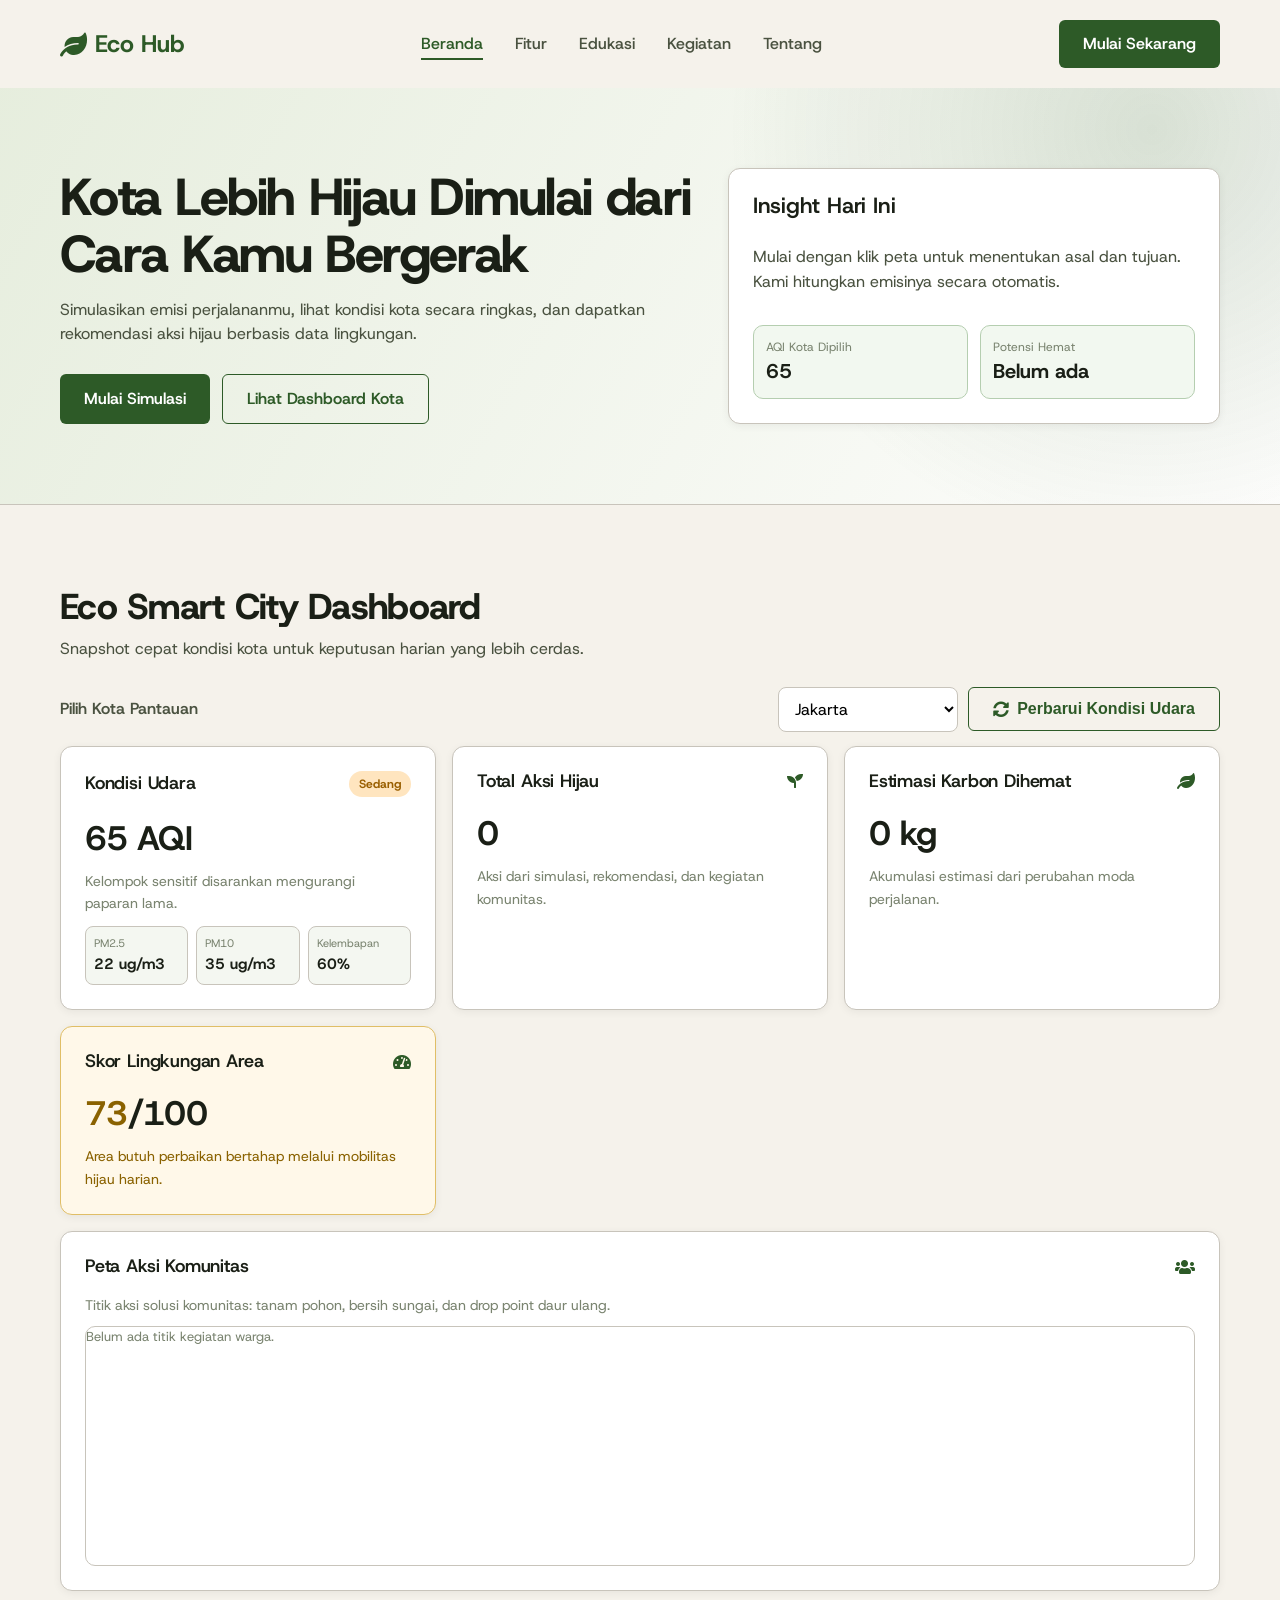
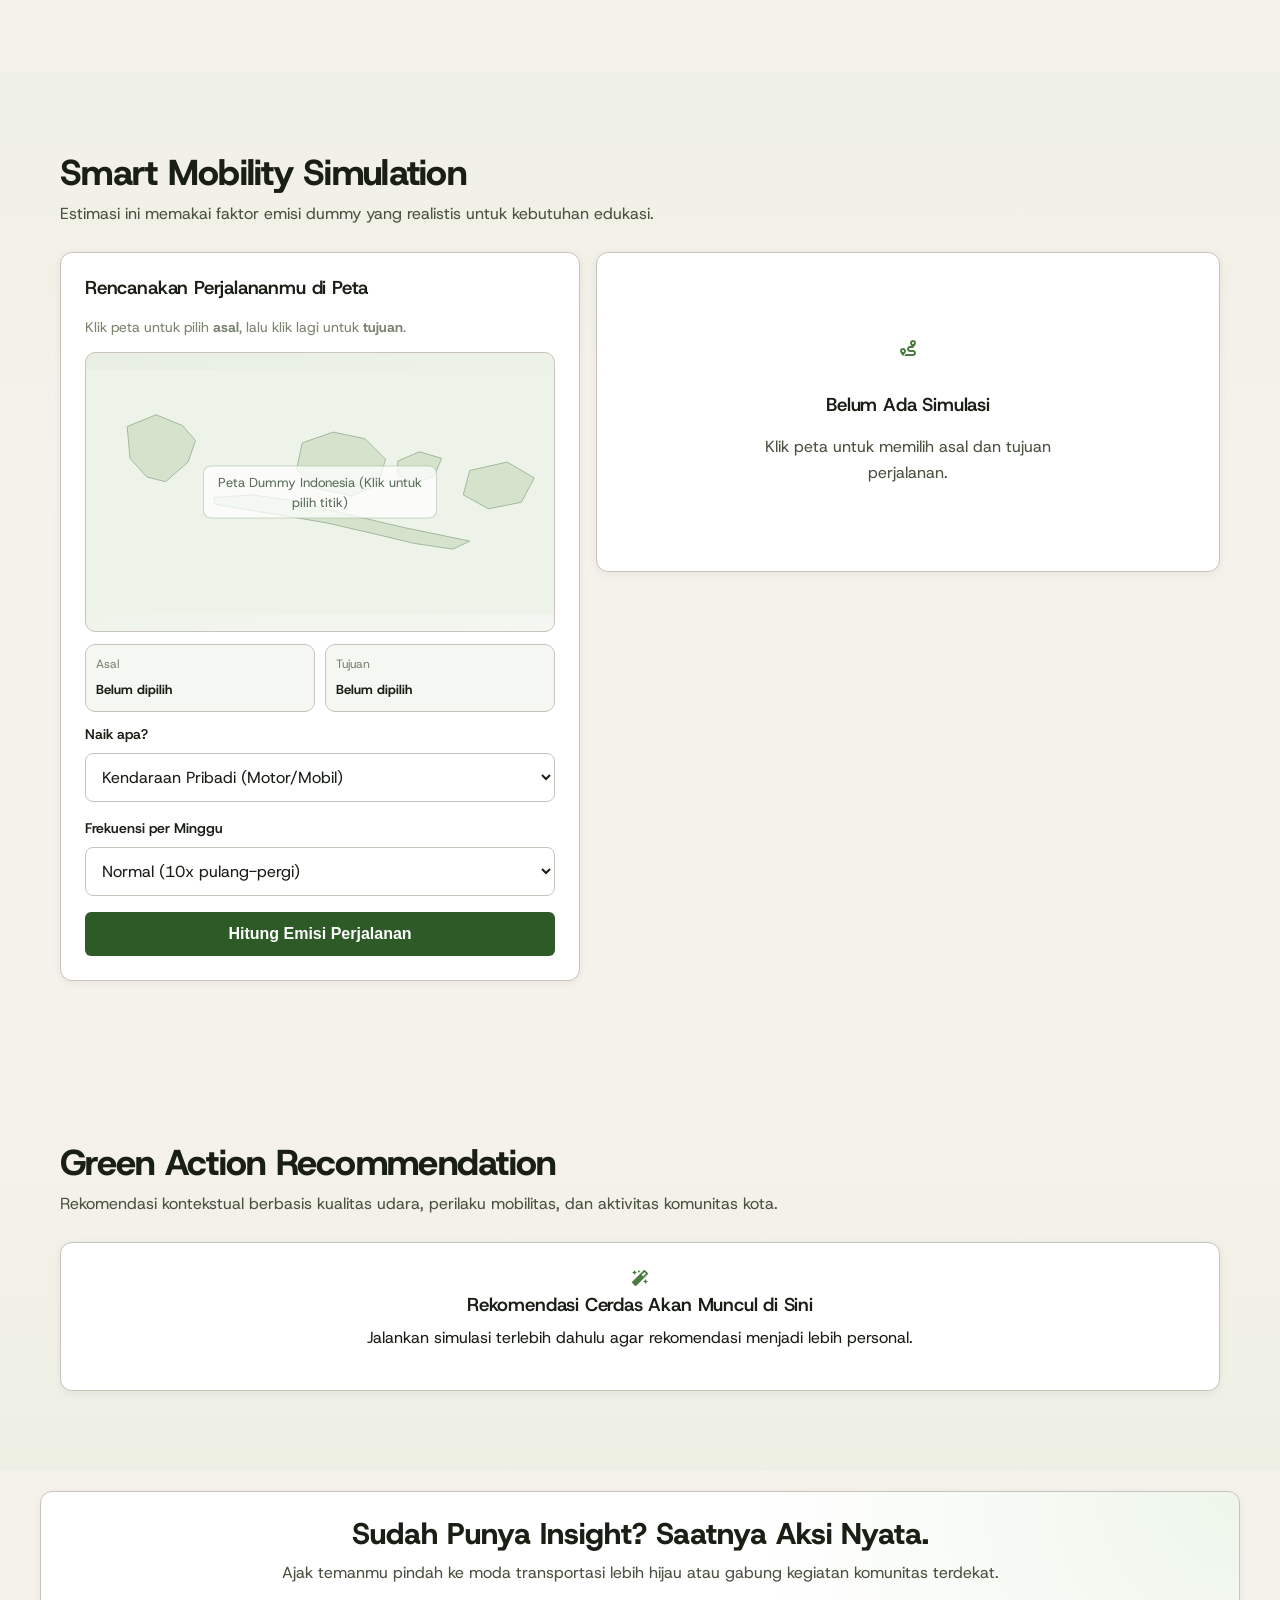
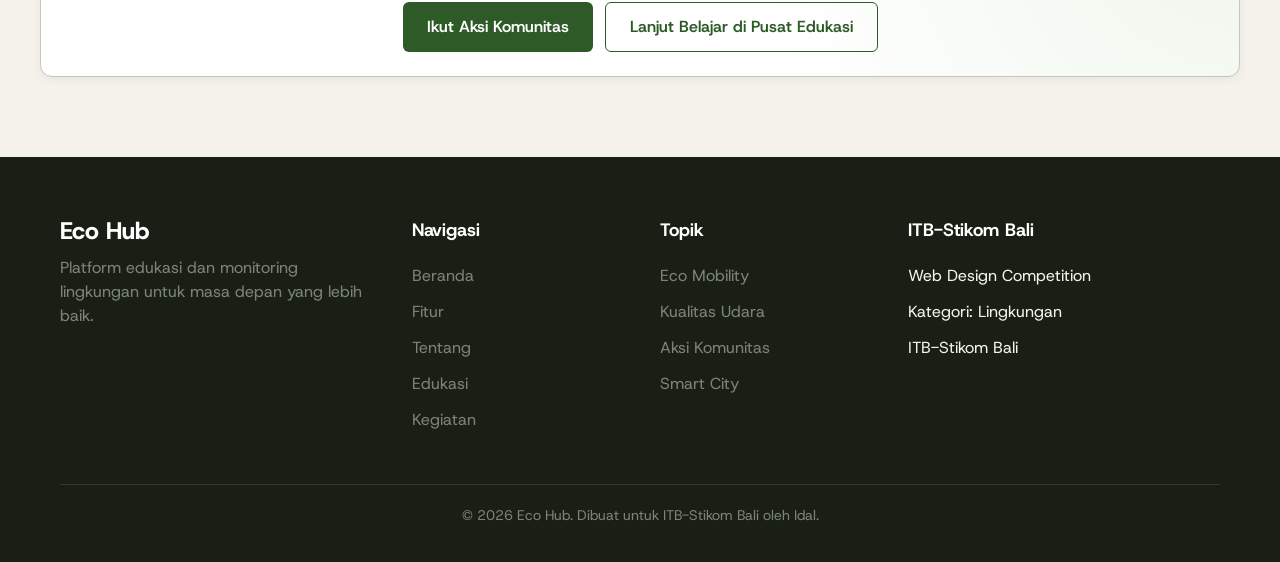
<file: index.html>
<!doctype html>
<html lang="id">
  <head>
    <meta charset="UTF-8" />
    <meta name="viewport" content="width=device-width, initial-scale=1.0" />
    <title>Eco Hub - Eco Smart Mobility & City Insights</title>
    <meta
      name="description"
      content="Platform eco-smart city untuk simulasi mobilitas, insight emisi, kualitas udara, dan rekomendasi aksi hijau personal."
    />

    <link rel="preconnect" href="https://fonts.googleapis.com" />
    <link rel="preconnect" href="https://fonts.gstatic.com" crossorigin />
    <link
      href="https://fonts.googleapis.com/css2?family=Host+Grotesk:ital,wght@0,300;0,400;0,500;0,600;0,700;0,800;1,400&display=swap"
      rel="stylesheet"
    />

    <link rel="stylesheet" href="css/main.css" />
    <link rel="stylesheet" href="css/components.css" />
    <link rel="stylesheet" href="css/pages/mobility.css" />
  </head>

  <body>
    <nav class="navbar">
      <div class="container nav-container">
        <a href="index.html" class="nav-brand">
          <i class="fas fa-leaf" color="var(--color-green-primary)"></i>
          Eco Hub
        </a>

        <div class="nav-menu hide-mobile">
          <a href="index.html" class="nav-link active">Beranda</a>
          <a href="fitur.html" class="nav-link">Fitur</a>
          <a href="konten.html" class="nav-link">Edukasi</a>
          <a href="kegiatan.html" class="nav-link">Kegiatan</a>
          <a href="about.html" class="nav-link">Tentang</a>
        </div>

        <a href="index.html#mobility-sim" class="btn btn-primary hide-mobile">Mulai Sekarang</a>

        <button class="hamburger" aria-label="Menu">
          <span></span>
          <span></span>
          <span></span>
        </button>
      </div>
    </nav>

    <div class="mobile-menu-overlay"></div>
    <div class="mobile-menu">
      <div class="mobile-nav-list">
        <a href="index.html" class="mobile-nav-link">Beranda</a>
        <a href="fitur.html" class="mobile-nav-link">Fitur</a>
        <a href="konten.html" class="mobile-nav-link">Edukasi</a>
        <a href="kegiatan.html" class="mobile-nav-link">Kegiatan</a>
        <a href="about.html" class="mobile-nav-link">Tentang</a>
        <a href="index.html#mobility-sim" class="btn btn-primary btn-full" style="margin-top: 20px">Mulai Sekarang</a>
      </div>
    </div>

    <header class="mobility-hero section">
      <div class="container hero-wrap fade-up">
        <div class="hero-text">
          <h1>Kota Lebih Hijau Dimulai dari Cara Kamu Bergerak</h1>
          <p>
            Simulasikan emisi perjalananmu, lihat kondisi kota secara ringkas,
            dan dapatkan rekomendasi aksi hijau berbasis data lingkungan.
          </p>
          <div class="hero-actions">
            <a href="#mobility-sim" class="btn btn-primary">Mulai Simulasi</a>
            <a href="#city-dashboard" class="btn btn-outline">Lihat Dashboard Kota</a>
          </div>
        </div>
        <div class="hero-insight card fade-up" style="animation-delay: 0.1s">
          <h3>Insight Hari Ini</h3>
          <p id="hero-insight-text">Memuat insight kota...</p>
          <div class="insight-kpis">
            <div>
              <span class="kpi-label">AQI Kota Dipilih</span>
              <strong id="hero-aqi">--</strong>
            </div>
            <div>
              <span class="kpi-label">Potensi Hemat</span>
              <strong id="hero-saving">--</strong>
            </div>
          </div>
        </div>
      </div>
    </header>

    <section id="city-dashboard" class="section">
      <div class="container">
        <div class="section-head fade-up">
          <h2>Eco Smart City Dashboard</h2>
          <p>Snapshot cepat kondisi kota untuk keputusan harian yang lebih cerdas.</p>
        </div>

        <div class="dashboard-toolbar fade-up" style="animation-delay: 0.05s">
          <label for="dashboard-city-select">Pilih Kota Pantauan</label>
          <div class="toolbar-controls">
            <select id="dashboard-city-select" aria-label="Pilih kota untuk kondisi udara">
              <option value="Jakarta">Jakarta</option>
              <option value="Bandung">Bandung</option>
              <option value="Bekasi">Bekasi</option>
              <option value="Bogor">Bogor</option>
              <option value="Depok">Depok</option>
              <option value="Tangerang">Tangerang</option>
              <option value="Semarang">Semarang</option>
              <option value="Surabaya">Surabaya</option>
              <option value="Malang">Malang</option>
              <option value="Yogyakarta">Yogyakarta</option>
              <option value="Denpasar">Denpasar</option>
              <option value="Medan">Medan</option>
              <option value="Palembang">Palembang</option>
              <option value="Batam">Batam</option>
              <option value="Pontianak">Pontianak</option>
              <option value="Balikpapan">Balikpapan</option>
              <option value="Samarinda">Samarinda</option>
              <option value="Banjarmasin">Banjarmasin</option>
              <option value="Makassar">Makassar</option>
              <option value="Manado">Manado</option>
            </select>
            <button id="refresh-dashboard-aqi" class="btn btn-outline" type="button">
              <i class="fas fa-sync-alt" size="16" aria-hidden="true"></i>
              <span class="btn-label">Perbarui Kondisi Udara</span>
            </button>
          </div>
        </div>

        <div class="dashboard-grid">
          <article class="city-widget card dashboard-card-air fade-up" style="animation-delay: 0.1s">
            <div class="widget-head">
              <h3>Kondisi Udara</h3>
              <span id="aqi-badge" class="state-chip">Memuat...</span>
            </div>
            <div class="widget-value"><span id="dashboard-aqi">--</span> AQI</div>
            <p id="aqi-desc" class="widget-note">Data sedang disiapkan.</p>
            <div class="air-detail-grid">
              <div>
                <small>PM2.5</small>
                <strong id="dashboard-pm25">--</strong>
              </div>
              <div>
                <small>PM10</small>
                <strong id="dashboard-pm10">--</strong>
              </div>
              <div>
                <small>Kelembapan</small>
                <strong id="dashboard-humidity">--</strong>
              </div>
            </div>
          </article>

          <details id="dashboard-more-mobile" class="dashboard-more-toggle fade-up" style="animation-delay: 0.12s">
            <summary>Lihat Selengkapnya</summary>
          </details>

          <article class="city-widget card dashboard-card-actions fade-up" style="animation-delay: 0.25s">
            <div class="widget-head">
              <h3>Total Aksi Hijau</h3>
              <i class="fas fa-seedling"></i>
            </div>
            <div class="widget-value" id="dashboard-actions">0</div>
            <p class="widget-note">Aksi dari simulasi, rekomendasi, dan kegiatan komunitas.</p>
          </article>

          <article class="city-widget card dashboard-card-saved mobile-more-item fade-up" style="animation-delay: 0.3s">
            <div class="widget-head">
              <h3>Estimasi Karbon Dihemat</h3>
              <i class="fas fa-leaf"></i>
            </div>
            <div class="widget-value"><span id="dashboard-saved">0</span> kg</div>
            <p class="widget-note">Akumulasi estimasi dari perubahan moda perjalanan.</p>
          </article>

          <article class="city-widget card dashboard-card-score fade-up" style="animation-delay: 0.35s">
            <div class="widget-head">
              <h3>Skor Lingkungan Area</h3>
              <i class="fas fa-tachometer-alt"></i>
            </div>
            <div class="widget-value"><span id="area-score">--</span>/100</div>
            <p id="area-score-note" class="widget-note">Menunggu data AQI area.</p>
          </article>

          <article class="city-widget card action-map-widget mobile-more-item fade-up" style="animation-delay: 0.4s">
            <div class="widget-head">
              <h3>Peta Aksi Komunitas</h3>
              <i class="fas fa-users"></i>
            </div>
            <p class="widget-note">Titik aksi solusi komunitas: tanam pohon, bersih sungai, dan drop point daur ulang.</p>
            <div id="community-action-map" class="community-action-map" aria-label="Peta aksi komunitas"></div>
          </article>

        </div>
      </div>
    </section>

    <section id="mobility-sim" class="section mobility-section">
      <div class="container">
        <div class="section-head fade-up">
          <h2>Smart Mobility Simulation</h2>
          <p>Estimasi ini memakai faktor emisi dummy yang realistis untuk kebutuhan edukasi.</p>
        </div>

        <div class="mobility-layout">
          <form id="mobility-form" class="card mobility-form fade-up" aria-label="Form simulasi mobilitas">
            <h3>Rencanakan Perjalananmu di Peta</h3>
            <p class="widget-note">
              Klik peta untuk pilih <strong>asal</strong>, lalu klik lagi untuk <strong>tujuan</strong>.
            </p>

            <div id="mobility-map" class="mobility-map" aria-label="Peta rute mobilitas"></div>

            <div class="point-grid">
              <div class="point-pill">
                <span>Asal</span>
                <strong id="from-point-label">Belum dipilih</strong>
              </div>
              <div class="point-pill">
                <span>Tujuan</span>
                <strong id="to-point-label">Belum dipilih</strong>
              </div>
            </div>

            <div class="form-group">
              <label for="mode-select">Naik apa?</label>
              <select id="mode-select" required>
                <option value="walk">Jalan Kaki</option>
                <option value="bike">Sepeda</option>
                <option value="bus">Bus / Transportasi Umum</option>
                <option value="carpool">Carpool</option>
                <option value="motor" selected>Kendaraan Pribadi (Motor/Mobil)</option>
              </select>
            </div>

            <div class="form-group">
              <label for="trips-week">Frekuensi per Minggu</label>
              <select id="trips-week">
                <option value="5">Ringan (5x pulang-pergi)</option>
                <option value="10" selected>Normal (10x pulang-pergi)</option>
                <option value="14">Padat (14x pulang-pergi)</option>
              </select>
            </div>

            <button id="simulate-btn" type="submit" class="btn btn-primary btn-full" disabled>Hitung Emisi Perjalanan</button>
          </form>

          <div class="mobility-result-col">
            <article id="mobility-empty" class="card empty-state fade-up" style="animation-delay: 0.1s">
              <i class="fas fa-route"></i>
              <h3>Belum Ada Simulasi</h3>
              <p>Isi parameter perjalanan untuk melihat perbandingan emisi dan insight personal.</p>
            </article>

            <article id="mobility-result" class="card result-card hidden" aria-live="polite">
              <div class="result-head">
                <h3>Ringkasan Simulasi</h3>
                <span id="result-tag" class="state-chip good">Potensi Hemat Tinggi</span>
              </div>

              <div class="route-grid">
                <div>
                  <div class="result-label">Jarak Rute</div>
                  <div class="result-number"><span id="route-distance">0</span> km</div>
                </div>
                <div>
                  <div class="result-label">Estimasi Waktu</div>
                  <div class="result-number"><span id="route-eta">0m</span></div>
                </div>
              </div>

              <div class="result-grid">
                <div>
                  <div class="result-label">Emisi Pilihanmu</div>
                  <div class="result-number"><span id="current-emission">0</span> kg/minggu</div>
                </div>
                <div>
                  <div class="result-label">Emisi Moda Saran</div>
                  <div class="result-number"><span id="target-emission">0</span> kg/minggu</div>
                </div>
                <div>
                  <div class="result-label">Penghematan</div>
                  <div class="result-number text-primary"><span id="saved-emission">0</span> kg/minggu</div>
                </div>
              </div>

              <div id="simulation-insight" class="main-insight"></div>
              <div id="population-insight" class="sub-insight"></div>
              <details class="mode-details">
                <summary>Lihat detail emisi per moda</summary>
                <div id="mode-comparison" class="mode-comparison" aria-label="Perbandingan emisi antar moda"></div>
              </details>

              <div class="export-actions">
                <button id="export-png-btn" type="button" class="btn btn-outline">Ekspor Ringkasan PNG</button>
              </div>
            </article>
          </div>
        </div>
      </div>
    </section>

    <section class="section recommendation-section">
      <div class="container">
        <div class="section-head fade-up">
          <h2>Green Action Recommendation</h2>
          <p>Rekomendasi kontekstual berbasis kualitas udara, perilaku mobilitas, dan aktivitas komunitas kota.</p>
        </div>

        <div id="recommendation-grid" class="recommendation-grid">
          <article class="card recommendation-empty fade-up">
            <i class="fas fa-magic"></i>
            <h3>Rekomendasi Cerdas Akan Muncul di Sini</h3>
            <p>Jalankan simulasi terlebih dahulu agar rekomendasi menjadi lebih personal.</p>
          </article>
        </div>
      </div>
    </section>

    

    <section class="section cta-zone">
      <div class="container card cta-card fade-up">
        <h2>Sudah Punya Insight? Saatnya Aksi Nyata.</h2>
        <p>Ajak temanmu pindah ke moda transportasi lebih hijau atau gabung kegiatan komunitas terdekat.</p>
        <div class="cta-actions">
          <a href="kegiatan.html" class="btn btn-primary">Ikut Aksi Komunitas</a>
          <a href="konten.html" class="btn btn-outline">Lanjut Belajar di Pusat Edukasi</a>
        </div>
      </div>
    </section>

    <footer class="footer">
      <div class="container">
        <div class="footer-grid">
          <div class="footer-brand">
            <h3>Eco Hub</h3>
            <p class="footer-tagline">
              Platform edukasi dan monitoring lingkungan untuk masa depan yang
              lebih baik.
            </p>
</div>

          <div class="footer-links">
            <div class="footer-heading">Navigasi</div>
            <ul>
              <li><a href="index.html">Beranda</a></li>
              <li><a href="fitur.html">Fitur</a></li>
              <li><a href="about.html">Tentang</a></li>
              <li><a href="konten.html">Edukasi</a></li>
              <li><a href="kegiatan.html">Kegiatan</a></li>
            </ul>
          </div>

          <div class="footer-links">
            <div class="footer-heading">Topik</div>
            <ul>
              <li><a href="#">Eco Mobility</a></li>
              <li><a href="#">Kualitas Udara</a></li>
              <li><a href="#">Aksi Komunitas</a></li>
              <li><a href="#">Smart City</a></li>
            </ul>
          </div>

          <div class="footer-links">
            <div class="footer-heading">ITB-Stikom Bali</div>
            <ul>
              <li>Web Design Competition</li>
              <li>Kategori: Lingkungan</li>
              <li>ITB-Stikom Bali</li>
            </ul>
          </div>
        </div>

        <div class="footer-bottom">
          <p>&copy; 2026 Eco Hub. Dibuat untuk ITB-Stikom Bali oleh Idal.</p>
        </div>
      </div>
    </footer>

    <script src="js/main.js"></script>
    <script src="js/mobility.js"></script>
    <script>
    </script>
    <script>
      if ((location.protocol ==="http:" || location.protocol ==="https:") &&"serviceWorker" in navigator) {
        window.addEventListener("load", () => {
          navigator.serviceWorker
            .register("sw.js")
            .catch((err) => console.log("SW error", err));
        });
      }
    </script>
  </body>
</html>
</file>
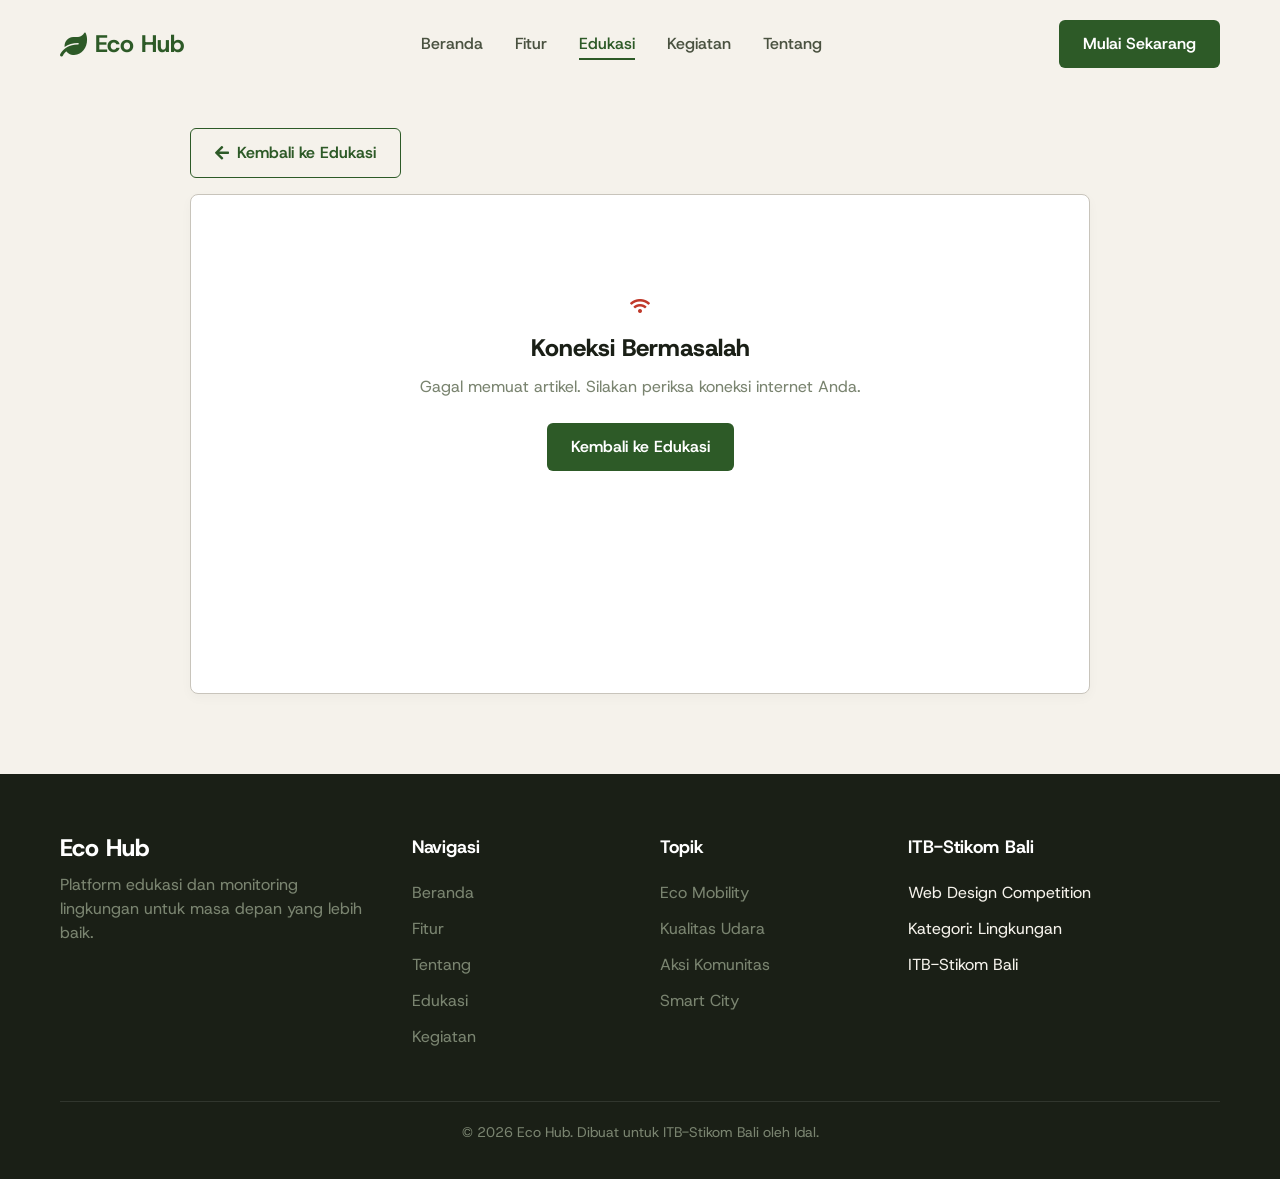
<file: artikel.html>
<!doctype html>
<html lang="id">
  <head>
    <meta charset="UTF-8" />
    <meta name="viewport" content="width=device-width, initial-scale=1.0" />
    <title>Artikel — Eco Hub</title>

    <link rel="preconnect" href="https://fonts.googleapis.com" />
    <link rel="preconnect" href="https://fonts.gstatic.com" crossorigin />
    <link
      href="https://fonts.googleapis.com/css2?family=Host+Grotesk:ital,wght@0,300;0,400;0,500;0,600;0,700;0,800&display=swap"
      rel="stylesheet"
    />
    <link rel="stylesheet" href="css/main.css" />
    <link rel="stylesheet" href="css/components.css" />
    <style>
      .article-container {
        max-width: 900px;
        margin: 40px auto;
        background: white;
        padding: 40px;
        border-radius: 8px;
        border: 1px solid var(--color-border);
        min-height: 500px;
        box-shadow: 0 4px 12px rgba(0, 0, 0, 0.03);
      }

      .article-header h1 {
        font-size: 40px;
        margin-bottom: 16px;
        font-weight: 800;
        line-height: 1.2;
      }

      .article-meta {
        color: var(--color-text-muted);
        font-size: 14px;
        margin-bottom: 32px;
        border-bottom: 1px solid var(--color-border);
        padding-bottom: 20px;
      }

      .article-content {
        font-size: 18px;
        line-height: 1.8;
        color: var(--color-text-primary);
      }

      .article-content p {
        margin-bottom: 24px;
      }

      .loading {
        text-align: center;
        padding: 40px;
        color: var(--color-text-muted);
      }

      .error {
        color: var(--color-red-alert);
        text-align: center;
        padding: 40px;
      }

      .wiki-credit {
        margin-top: 40px;
        font-size: 13px;
        color: var(--color-text-muted);
        border-top: 1px solid var(--color-border);
        padding-top: 16px;
      }

      @media (max-width: 768px) {
        .article-container {
          margin: 20px auto;
          padding: 24px;
        }

        .article-header h1 {
          font-size: 32px;
        }
      }
    </style>

    <!-- Leaflet CSS -->
  </head>

  <body>
    <nav class="navbar">
      <div class="container nav-container">
        <a href="index.html" class="nav-brand">
          <i class="fas fa-leaf" color="var(--color-green-primary)"></i>
          Eco Hub
        </a>

        <div class="nav-menu hide-mobile">
          <a href="index.html" class="nav-link">Beranda</a>
          <a href="fitur.html" class="nav-link">Fitur</a>
          <a href="konten.html" class="nav-link active">Edukasi</a>
          <a href="kegiatan.html" class="nav-link">Kegiatan</a>
          <a href="about.html" class="nav-link">Tentang</a>
        </div>

        <a href="index.html#mobility-sim" class="btn btn-primary hide-mobile"
          >Mulai Sekarang</a
        >

        <button class="hamburger" aria-label="Menu">
          <span></span>
          <span></span>
          <span></span>
        </button>
      </div>
    </nav>
    <div class="mobile-menu-overlay"></div>
    <div class="mobile-menu">
      <div class="mobile-nav-list">
        <a href="index.html" class="mobile-nav-link">Beranda</a>
        <a href="fitur.html" class="mobile-nav-link">Fitur</a>
        <a href="konten.html" class="mobile-nav-link">Edukasi</a>
        <a href="kegiatan.html" class="mobile-nav-link">Kegiatan</a>
        <a href="about.html" class="mobile-nav-link">Tentang</a>
        <a
          href="index.html#mobility-sim"
          class="btn btn-primary btn-full"
          style="margin-top: 20px"
          >Mulai Sekarang</a
        >
      </div>
    </div>

    <div
      class="container section"
      style="padding-top: 40px; padding-bottom: 40px"
    >
      <div style="max-width: 900px; margin: 0 auto; margin-bottom: 16px">
        <a
          href="konten.html"
          class="btn btn-outline"
          style="
            display: inline-flex;
            align-items: center;
            gap: 8px;
            width: fit-content;
            text-decoration: none;
          "
        >
          <i class="fas fa-arrow-left" size="18"></i> Kembali ke Edukasi
        </a>
      </div>
      <div class="article-container" id="content-box" style="margin-top: 0">
        <div class="loading">Memuat artikel...</div>
      </div>
    </div>

    <script>

      // Get URL Param
      const params = new URLSearchParams(window.location.search);
      const topic = params.get("q") || "Climate_change"; // Default
      const titleOverride = params.get("title") || topic.replace(/_/g, " ");
      const imgParam = params.get("img");
      const defaultImg =
        "https://images.unsplash.com/photo-1542601906990-b4d3fb778b09?auto=format&fit=crop&q=80&w=1200";
      const articleImgUrl = imgParam ? imgParam : defaultImg;

      const contentBox = document.getElementById("content-box");

      // Fetch from Wikipedia API
      // https://en.wikipedia.org/w/api.php?action=query&format=json&prop=extracts&titles=Stack_Overflow&origin=*

      async function fetchArticle() {
        try {
          const url = `https://id.wikipedia.org/w/api.php?action=query&format=json&prop=extracts&titles=${topic}&origin=*&exintro=1&explaintext=0`;
          // Using Indonesian Wikipedia (id.wikipedia.org). exintro=1 for intro only to be safe, or remove for full.

          const res = await fetch(url);
          const data = await res.json();
          const pages = data.query.pages;
          const pageId = Object.keys(pages)[0];

          if (pageId === "-1") {
            contentBox.innerHTML = `
                        <div class="error fade-up visible" style="padding: 60px 20px;">
                            <i class="fas fa-exclamation-triangle" size="64" color="var(--color-red-alert)" style="margin-bottom: 20px;"></i>
                            <h2 style="margin-bottom: 12px; color: var(--color-text-primary);">Artikel tidak ditemukan</h2>
                            <p style="color: var(--color-text-muted); margin-bottom: 24px;">Maaf, artikel yang Anda cari tidak tersedia atau mungkin telah dihapus.</p>
                            <a href="konten.html" class="btn btn-primary">Kembali ke Edukasi</a>
                        </div>
                    `;
            return;
          }

          const page = pages[pageId];
          const cleanContent = page.extract; // HTML content from Wiki

          contentBox.innerHTML = `
                    <div class="article-header fade-up visible">
                        <h1>${titleOverride}</h1>
                        <div class="article-meta">Sumber Asli Wikipedia: <em>${page.title}</em> • ${new Date().toLocaleDateString("id-ID")}</div>
                    </div>
                    <div class="article-image fade-up visible" style="margin-bottom: 30px;">
                        <img src="${articleImgUrl}" alt="Ilustrasi ${titleOverride}" style="width: 100%; height: auto; max-height: 450px; object-fit: cover; border-radius: 8px;">
                    </div>
                    <div class="article-content fade-up visible">
                        ${cleanContent}
                    </div>
                    <div class="wiki-credit">
                        Konten diambil secara dinamis dari Wikipedia. <a href="https://id.wikipedia.org/wiki/${topic}" target="_blank">Lihat sumber asli</a>.
                    </div>
                `;
        } catch (e) {
          console.error(e);
          contentBox.innerHTML = `
                    <div class="error fade-up visible" style="padding: 60px 20px;">
                        <i class="fas fa-wifi" size="64" color="var(--color-amber)" style="margin-bottom: 20px;"></i>
                        <h2 style="margin-bottom: 12px; color: var(--color-text-primary);">Koneksi Bermasalah</h2>
                        <p style="color: var(--color-text-muted); margin-bottom: 24px;">Gagal memuat artikel. Silakan periksa koneksi internet Anda.</p>
                        <a href="konten.html" class="btn btn-primary">Kembali ke Edukasi</a>
                    </div>
                `;
        }
      }

      fetchArticle();
    </script>

    <footer class="footer">
      <div class="container">
        <div class="footer-grid">
          <div class="footer-brand">
            <h3>Eco Hub</h3>
            <p class="footer-tagline">
              Platform edukasi dan monitoring lingkungan untuk masa depan yang
              lebih baik.
            </p>
</div>

          <div class="footer-links">
            <div class="footer-heading">Navigasi</div>
            <ul>
              <li><a href="index.html">Beranda</a></li>
              <li><a href="fitur.html">Fitur</a></li>
              <li><a href="about.html">Tentang</a></li>
              <li><a href="konten.html">Edukasi</a></li>
              <li><a href="kegiatan.html">Kegiatan</a></li>
            </ul>
          </div>

          <div class="footer-links">
            <div class="footer-heading">Topik</div>
            <ul>
              <li><a href="#">Eco Mobility</a></li>
              <li><a href="#">Kualitas Udara</a></li>
              <li><a href="#">Aksi Komunitas</a></li>
              <li><a href="#">Smart City</a></li>
            </ul>
          </div>

          <div class="footer-links">
            <div class="footer-heading">ITB-Stikom Bali</div>
            <ul>
              <li>Web Design Competition</li>
              <li>Kategori: Lingkungan</li>
              <li>ITB-Stikom Bali</li>
            </ul>
          </div>
        </div>

        <div class="footer-bottom">
          <p>&copy; 2026 Eco Hub. Dibuat untuk ITB-Stikom Bali oleh Idal.</p>
        </div>
      </div>
    </footer>

    <script src="js/main.js"></script>

    <!-- Leaflet JS -->
    <script>
      if ((location.protocol === "http:" || location.protocol === "https:") && "serviceWorker" in navigator) {
        window.addEventListener("load", () => {
          navigator.serviceWorker
            .register("sw.js")
            .catch((err) => console.log("SW error", err));
        });
      }
    </script>
  </body>
</html>
</file>
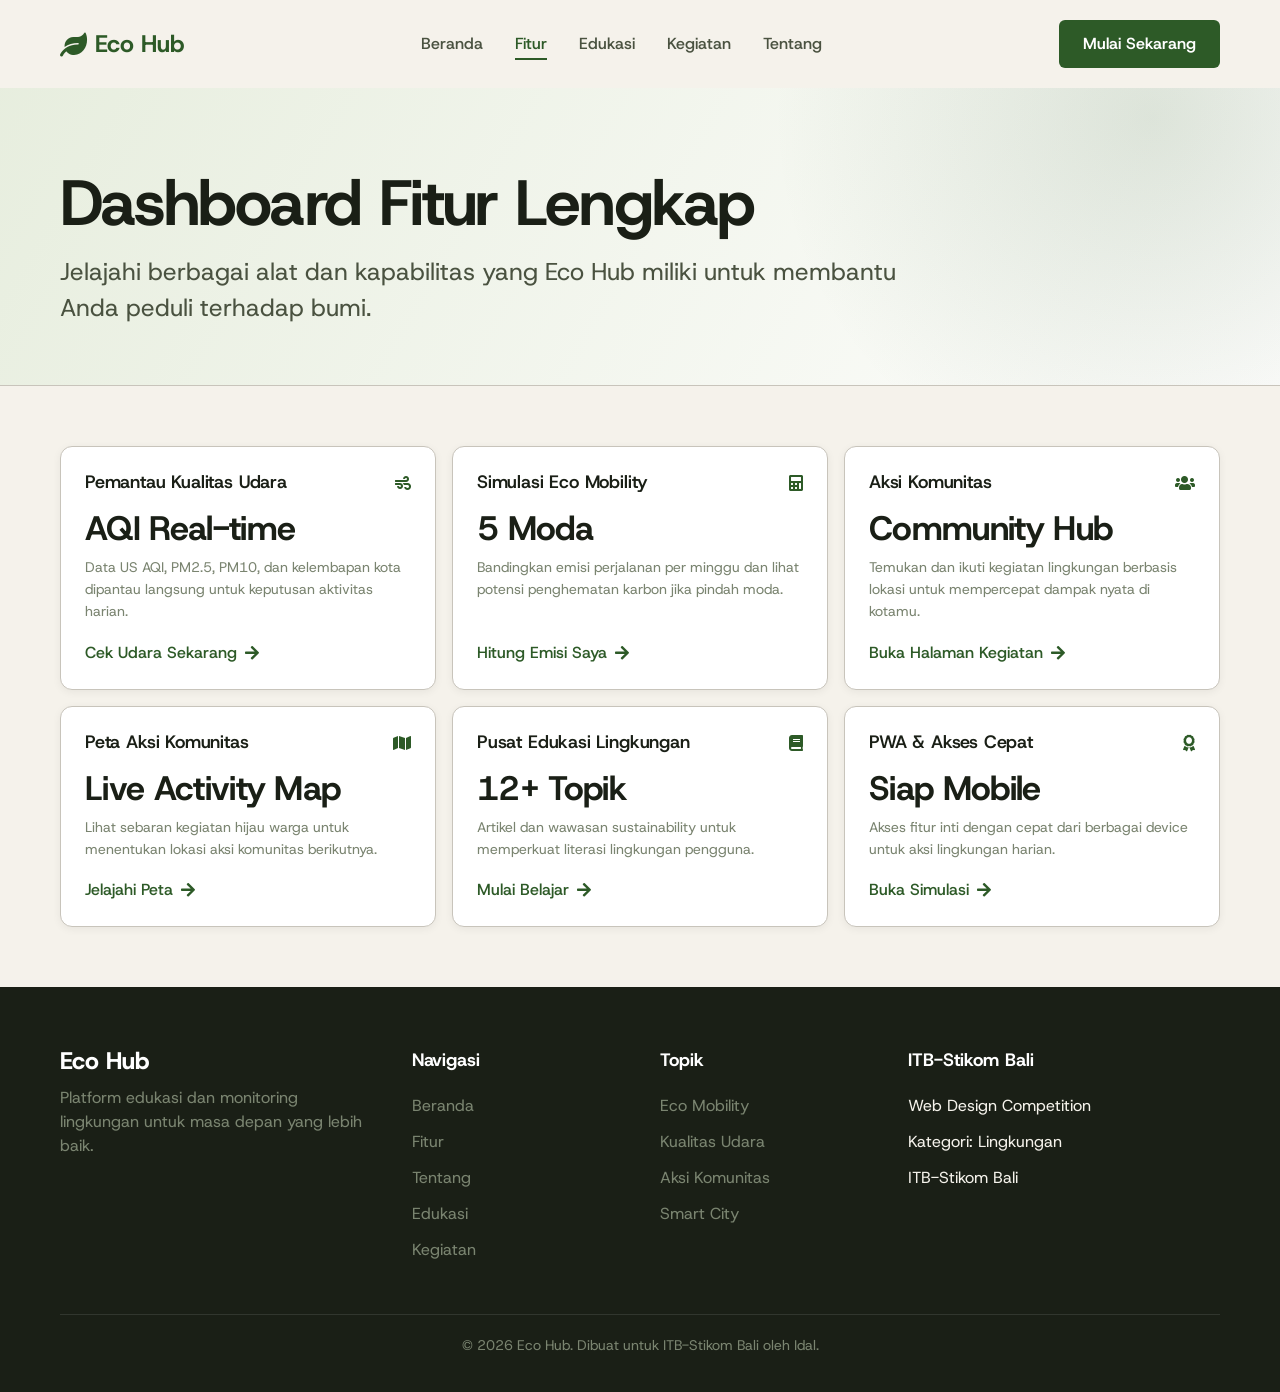
<file: fitur.html>
<!doctype html>
<html lang="id">

<head>
    <meta charset="UTF-8" />
    <meta name="viewport" content="width=device-width, initial-scale=1.0" />
    <title>Fitur & Layanan — Eco Hub</title>

    <link rel="preconnect" href="https://fonts.googleapis.com" />
    <link rel="preconnect" href="https://fonts.gstatic.com" crossorigin />
    <link href="https://fonts.googleapis.com/css2?family=Host+Grotesk:wght@300;400;500;600;700;800&display=swap"
        rel="stylesheet" />
    <link rel="stylesheet" href="css/main.css" />
    <link rel="stylesheet" href="css/components.css" />

    <style>
        .features-hero {
            background: linear-gradient(135deg,
                    var(--color-bg-primary) 0%,
                    rgba(212, 232, 205, 0.4) 100%);
            padding: 80px 0 60px;
            text-align: center;
            border-bottom: 1px solid var(--color-border);
        }

        .features-hero h1 {
            font-size: 48px;
            color: var(--color-text-primary);
            margin-bottom: 16px;
            font-weight: 700;
            letter-spacing: -0.02em;
        }

        .features-hero p {
            font-size: 20px;
            color: var(--color-text-muted);
            max-width: 600px;
            margin: 0 auto;
        }

        .features-grid {
            display: grid;
            grid-template-columns: repeat(12, minmax(0, 1fr));
            gap: 16px;
            padding: 60px 0;
        }

        .feature-card {
            grid-column: span 4;
            min-height: 180px;
            padding: 24px;
            transition: all 0.3s ease;
            display: flex;
            flex-direction: column;
        }

        .feature-card:hover {
            transform: translateY(-4px);
            border-color: var(--color-green-light);
        }

        .feature-head {
            display: flex;
            align-items: center;
            justify-content: space-between;
            margin-bottom: 16px;
        }

        .feature-head h3 {
            font-size: 18px;
            margin: 0;
            font-weight: 600;
            line-height: 1.3;
        }

        .feature-head i {
            color: var(--color-green-primary);
        }

        .feature-value {
            font-size: 34px;
            font-weight: 700;
            letter-spacing: -0.02em;
            margin-bottom: 8px;
            line-height: 1.1;
        }

        .feature-note {
            margin: 0 0 18px;
            color: var(--color-text-muted);
            font-size: 14px;
            font-weight: 400;
            line-height: 1.55;
        }

        .feature-card .cta-link {
            display: inline-flex;
            align-items: center;
            gap: 8px;
            color: var(--color-green-primary);
            font-weight: 500;
            text-decoration: none;
            margin-top: auto;
            transition: gap 0.2s ease;
        }

        .feature-card .cta-link:hover {
            gap: 12px;
        }

        @media (max-width: 768px) {
            .features-hero {
                padding: 60px 0 40px;
            }

            .features-hero h1 {
                font-size: 36px;
            }

            .features-hero p {
                font-size: 16px;
                padding: 0 20px;
            }

            .features-grid {
                padding: 40px 0;
                grid-template-columns: repeat(2, minmax(0, 1fr));
            }

            .feature-card {
                grid-column: span 1;
            }

            .feature-card:nth-child(5),
            .feature-card:nth-child(6) {
                grid-column: span 2;
            }

            .feature-value {
                font-size: 28px;
            }
        }

        @media (max-width: 520px) {
            .features-grid {
                grid-template-columns: 1fr;
            }

            .feature-card,
            .feature-card:nth-child(5),
            .feature-card:nth-child(6) {
                grid-column: span 1;
            }
        }
    </style>

</head>

<body>
    <nav class="navbar">
        <div class="container nav-container">
            <a href="index.html" class="nav-brand">
                <i class="fas fa-leaf" color="var(--color-green-primary)"></i>
                Eco Hub
            </a>

            <div class="nav-menu hide-mobile">
                <a href="index.html" class="nav-link">Beranda</a>
                <a href="fitur.html" class="nav-link active">Fitur</a>
                <a href="konten.html" class="nav-link">Edukasi</a>
                <a href="kegiatan.html" class="nav-link">Kegiatan</a>
                <a href="about.html" class="nav-link">Tentang</a>
            </div>

            <a href="index.html#mobility-sim" class="btn btn-primary hide-mobile">Mulai Sekarang</a>

            <button class="hamburger" aria-label="Menu">
                <span></span><span></span><span></span>
            </button>
        </div>
    </nav>

    <div class="mobile-menu-overlay"></div>
    <div class="mobile-menu">
        <div class="mobile-nav-list">
            <a href="index.html" class="mobile-nav-link">Beranda</a>
            <a href="fitur.html" class="mobile-nav-link">Fitur</a>
            <a href="konten.html" class="mobile-nav-link">Edukasi</a>
            <a href="kegiatan.html" class="mobile-nav-link">Kegiatan</a>
            <a href="about.html" class="mobile-nav-link">Tentang</a>
            <a href="index.html#mobility-sim" class="btn btn-primary btn-full" style="margin-top: 20px">Mulai Sekarang</a>
        </div>
    </div>

    <header class="features-hero fade-up unified-banner">
        <div class="container">
            <h1>Dashboard Fitur Lengkap</h1>
            <p>
                Jelajahi berbagai alat dan kapabilitas yang Eco Hub miliki untuk
                membantu Anda peduli terhadap bumi.
            </p>
        </div>
    </header>

    <main class="container">
        <div class="features-grid">
            <!-- Feature 1 -->
            <article class="feature-card card city-widget fade-up" style="animation-delay: 0.1s">
                <div class="feature-head">
                    <h3>Pemantau Kualitas Udara</h3>
                    <i class="fas fa-wind"></i>
                </div>
                <div class="feature-value">AQI Real-time</div>
                <p class="feature-note">Data US AQI, PM2.5, PM10, dan kelembapan kota dipantau langsung untuk keputusan aktivitas harian.</p>
                <a href="index.html#city-dashboard" class="cta-link">Cek Udara Sekarang <i class="fas fa-arrow-right"
                        size="18"></i></a>
            </article>

            <!-- Feature 2 -->
            <article class="feature-card card city-widget fade-up" style="animation-delay: 0.2s">
                <div class="feature-head">
                    <h3>Simulasi Eco Mobility</h3>
                    <i class="fas fa-calculator"></i>
                </div>
                <div class="feature-value">5 Moda</div>
                <p class="feature-note">Bandingkan emisi perjalanan per minggu dan lihat potensi penghematan karbon jika pindah moda.</p>
                <a href="index.html#mobility-sim" class="cta-link">Hitung Emisi Saya <i class="fas fa-arrow-right"
                        size="18"></i></a>
            </article>

            <!-- Feature 3 -->
            <article class="feature-card card city-widget fade-up" style="animation-delay: 0.3s">
                <div class="feature-head">
                    <h3>Aksi Komunitas</h3>
                    <i class="fas fa-users"></i>
                </div>
                <div class="feature-value">Community Hub</div>
                <p class="feature-note">Temukan dan ikuti kegiatan lingkungan berbasis lokasi untuk mempercepat dampak nyata di kotamu.</p>
                <a href="kegiatan.html" class="cta-link">Buka Halaman Kegiatan <i class="fas fa-arrow-right" size="18"></i></a>
            </article>

            <!-- Feature 4 -->
            <article class="feature-card card city-widget fade-up" style="animation-delay: 0.4s">
                <div class="feature-head">
                    <h3>Peta Aksi Komunitas</h3>
                    <i class="fas fa-map"></i>
                </div>
                <div class="feature-value">Live Activity Map</div>
                <p class="feature-note">Lihat sebaran kegiatan hijau warga untuk menentukan lokasi aksi komunitas berikutnya.</p>
                <a href="index.html#city-dashboard" class="cta-link">Jelajahi Peta <i class="fas fa-arrow-right" size="18"></i></a>
            </article>

            <!-- Feature 5 -->
            <article class="feature-card card city-widget fade-up" style="animation-delay: 0.5s">
                <div class="feature-head">
                    <h3>Pusat Edukasi Lingkungan</h3>
                    <i class="fas fa-book"></i>
                </div>
                <div class="feature-value">12+ Topik</div>
                <p class="feature-note">Artikel dan wawasan sustainability untuk memperkuat literasi lingkungan pengguna.</p>
                <a href="konten.html" class="cta-link">Mulai Belajar <i class="fas fa-arrow-right" size="18"></i></a>
            </article>

            <!-- Feature 6 -->
            <article class="feature-card card city-widget fade-up" style="animation-delay: 0.6s">
                <div class="feature-head">
                    <h3>PWA & Akses Cepat</h3>
                    <i class="fas fa-award"></i>
                </div>
                <div class="feature-value">Siap Mobile</div>
                <p class="feature-note">Akses fitur inti dengan cepat dari berbagai device untuk aksi lingkungan harian.</p>
                <a href="index.html#mobility-sim" class="cta-link">Buka Simulasi <i class="fas fa-arrow-right" size="18"></i></a>
            </article>
        </div>
    </main>

    <footer class="footer">
        <div class="container">
            <div class="footer-grid">
                <div class="footer-brand">
                    <h3>Eco Hub</h3>
                    <p class="footer-tagline">
                        Platform edukasi dan monitoring lingkungan untuk masa depan yang
                        lebih baik.
                    </p>
</div>

                <div class="footer-links">
                    <div class="footer-heading">Navigasi</div>
            <ul>
              <li><a href="index.html">Beranda</a></li>
              <li><a href="fitur.html">Fitur</a></li>
              <li><a href="about.html">Tentang</a></li>
              <li><a href="konten.html">Edukasi</a></li>
              <li><a href="kegiatan.html">Kegiatan</a></li>
            </ul>
                </div>

                <div class="footer-links">
                    <div class="footer-heading">Topik</div>
            <ul>
              <li><a href="#">Eco Mobility</a></li>
              <li><a href="#">Kualitas Udara</a></li>
              <li><a href="#">Aksi Komunitas</a></li>
              <li><a href="#">Smart City</a></li>
            </ul>
                </div>

                <div class="footer-links">
                    <div class="footer-heading">ITB-Stikom Bali</div>
                    <ul>
                        <li>Web Design Competition</li>
                        <li>Kategori: Lingkungan</li>
                        <li>ITB-Stikom Bali</li>
                    </ul>
                </div>
            </div>

            <div class="footer-bottom">
          <p>&copy; 2026 Eco Hub. Dibuat untuk ITB-Stikom Bali oleh Idal.</p>
        </div>
        </div>
    </footer>

    <script src="js/main.js"></script>
    <script>
        if ((location.protocol ==="http:" || location.protocol ==="https:") &&"serviceWorker" in navigator) {
            window.addEventListener("load", () => {
                navigator.serviceWorker
                    .register("sw.js")
                    .catch((err) => console.log("SW error", err));
            });
        }
    </script>
</body>

</html>
</file>
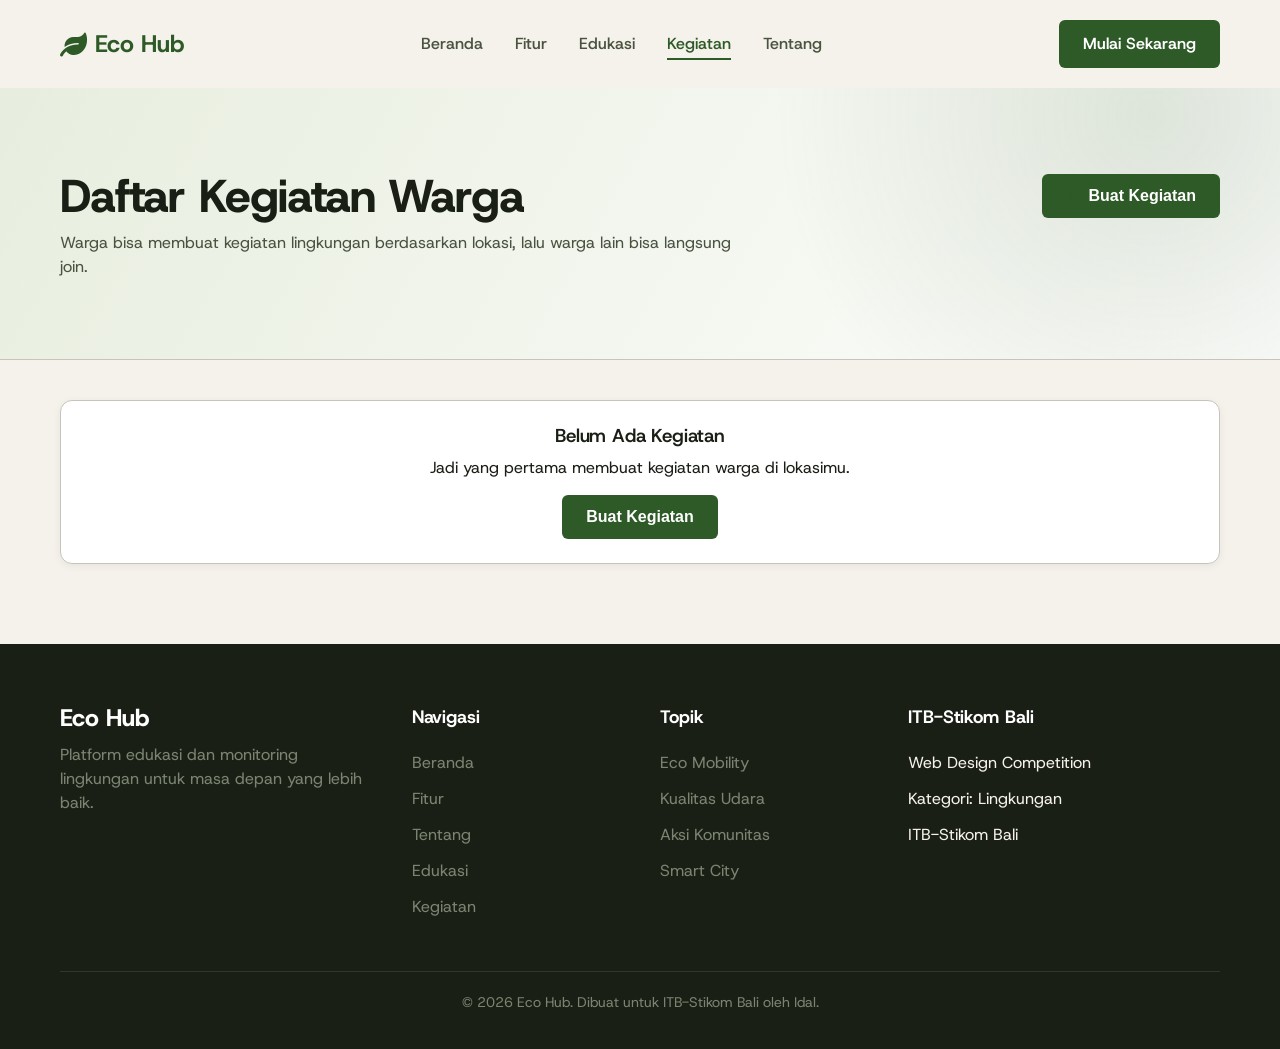
<file: kegiatan.html>
<!doctype html>
<html lang="id">
  <head>
    <meta charset="UTF-8" />
    <meta name="viewport" content="width=device-width, initial-scale=1.0" />
    <title>Daftar Kegiatan Warga - Eco Hub</title>

    <link rel="preconnect" href="https://fonts.googleapis.com" />
    <link rel="preconnect" href="https://fonts.gstatic.com" crossorigin />
    <link
      href="https://fonts.googleapis.com/css2?family=Host+Grotesk:ital,wght@0,300;0,400;0,500;0,600;0,700;0,800;1,400&display=swap"
      rel="stylesheet"
    />

    <link rel="stylesheet" href="css/main.css" />
    <link rel="stylesheet" href="css/components.css" />
    <link rel="stylesheet" href="css/pages/kegiatan.css" />
  </head>

  <body>
    <nav class="navbar">
      <div class="container nav-container">
        <a href="index.html" class="nav-brand">
          <i class="fas fa-leaf" color="var(--color-green-primary)"></i>
          Eco Hub
        </a>

        <div class="nav-menu hide-mobile">
          <a href="index.html" class="nav-link">Beranda</a>
          <a href="fitur.html" class="nav-link">Fitur</a>
          <a href="konten.html" class="nav-link">Edukasi</a>
          <a href="kegiatan.html" class="nav-link active">Kegiatan</a>
          <a href="about.html" class="nav-link">Tentang</a>
        </div>

        <a href="index.html#mobility-sim" class="btn btn-primary hide-mobile">Mulai Sekarang</a>

        <button class="hamburger" aria-label="Menu">
          <span></span>
          <span></span>
          <span></span>
        </button>
      </div>
    </nav>

    <div class="mobile-menu-overlay"></div>
    <div class="mobile-menu">
      <div class="mobile-nav-list">
        <a href="index.html" class="mobile-nav-link">Beranda</a>
        <a href="fitur.html" class="mobile-nav-link">Fitur</a>
        <a href="konten.html" class="mobile-nav-link">Edukasi</a>
        <a href="kegiatan.html" class="mobile-nav-link">Kegiatan</a>
        <a href="about.html" class="mobile-nav-link">Tentang</a>
        <a href="index.html#mobility-sim" class="btn btn-primary btn-full" style="margin-top: 20px">Mulai Sekarang</a>
      </div>
    </div>

    <header class="kegiatan-hero section fade-up">
      <div class="container">
        <div class="hero-head">
          <div>
            <h1>Daftar Kegiatan Warga</h1>
            <p>Warga bisa membuat kegiatan lingkungan berdasarkan lokasi, lalu warga lain bisa langsung join.</p>
          </div>
          <button id="open-form-btn" class="btn btn-primary" type="button">
            <i class="fas fa-plus"></i>
            Buat Kegiatan
          </button>
        </div>
      </div>
    </header>

    <section class="section daftar-section">
      <div class="container">
        <article id="create-form-card" class="card form-card hidden fade-up">
          <div class="form-head">
            <div>
              <h3>Buat Kegiatan Baru</h3>
              <p class="form-note">Isi kapan kegiatan dilakukan, ngapain, dan di mana lokasinya.</p>
            </div>
          </div>

          <form id="kegiatan-form" class="kegiatan-form">
            <div class="form-group">
              <label for="activity-title">Judul Kegiatan</label>
              <input id="activity-title" type="text" required placeholder="Contoh: Bersih Sungai Mingguan" />
            </div>

            <div class="form-group">
              <label for="activity-datetime">Waktu Kegiatan</label>
              <input id="activity-datetime" type="datetime-local" required />
            </div>

            <div class="form-group">
              <label for="activity-what">Ngapain?</label>
              <textarea id="activity-what" rows="3" required placeholder="Contoh: gotong royong bersih sampah dan sortir daur ulang"></textarea>
            </div>

            <div class="form-group">
              <label>Di mana? (Pilih di Peta)</label>
              <div id="activity-map" class="activity-map" aria-label="Peta lokasi kegiatan"></div>
              <p id="activity-location-display" class="map-location-display">Belum ada titik dipilih.</p>
            </div>

            <div class="form-group">
              <label for="activity-creator">Nama Penggagas</label>
              <input id="activity-creator" type="text" placeholder="Nama kamu (opsional)" />
            </div>

            <button id="create-activity-btn" type="submit" class="btn btn-primary">Buat Kegiatan</button>
            <button id="close-form-btn" class="btn btn-outline" type="button" style="margin-top: 10px">Tutup Form</button>
            <p id="form-feedback" class="feedback-text" aria-live="polite"></p>
          </form>
        </article>

        <div id="activity-list" class="activity-list"></div>
      </div>
    </section>

    <footer class="footer">
      <div class="container">
        <div class="footer-grid">
          <div class="footer-brand">
            <h3>Eco Hub</h3>
            <p class="footer-tagline">Platform edukasi dan monitoring lingkungan untuk masa depan yang lebih baik.</p>
          </div>

          <div class="footer-links">
            <div class="footer-heading">Navigasi</div>
            <ul>
              <li><a href="index.html">Beranda</a></li>
              <li><a href="fitur.html">Fitur</a></li>
              <li><a href="about.html">Tentang</a></li>
              <li><a href="konten.html">Edukasi</a></li>
              <li><a href="kegiatan.html">Kegiatan</a></li>
            </ul>
          </div>

          <div class="footer-links">
            <div class="footer-heading">Topik</div>
            <ul>
              <li><a href="#">Eco Mobility</a></li>
              <li><a href="#">Kualitas Udara</a></li>
              <li><a href="#">Aksi Komunitas</a></li>
              <li><a href="#">Smart City</a></li>
            </ul>
          </div>

          <div class="footer-links">
            <div class="footer-heading">ITB-Stikom Bali</div>
            <ul>
              <li>Web Design Competition</li>
              <li>Kategori: Lingkungan</li>
              <li>ITB-Stikom Bali</li>
            </ul>
          </div>
        </div>

        <div class="footer-bottom">
          <p>&copy; 2026 Eco Hub. Dibuat untuk ITB-Stikom Bali oleh Idal.</p>
        </div>
      </div>
    </footer>

    <script src="js/main.js"></script>
    <script src="js/kegiatan.js"></script>
    <script>
    </script>
    <script>
      if ((location.protocol ==="http:" || location.protocol ==="https:") &&"serviceWorker" in navigator) {
        window.addEventListener("load", () => {
          navigator.serviceWorker.register("sw.js").catch((err) => console.log("SW error", err));
        });
      }
    </script>
  </body>
</html>
</file>
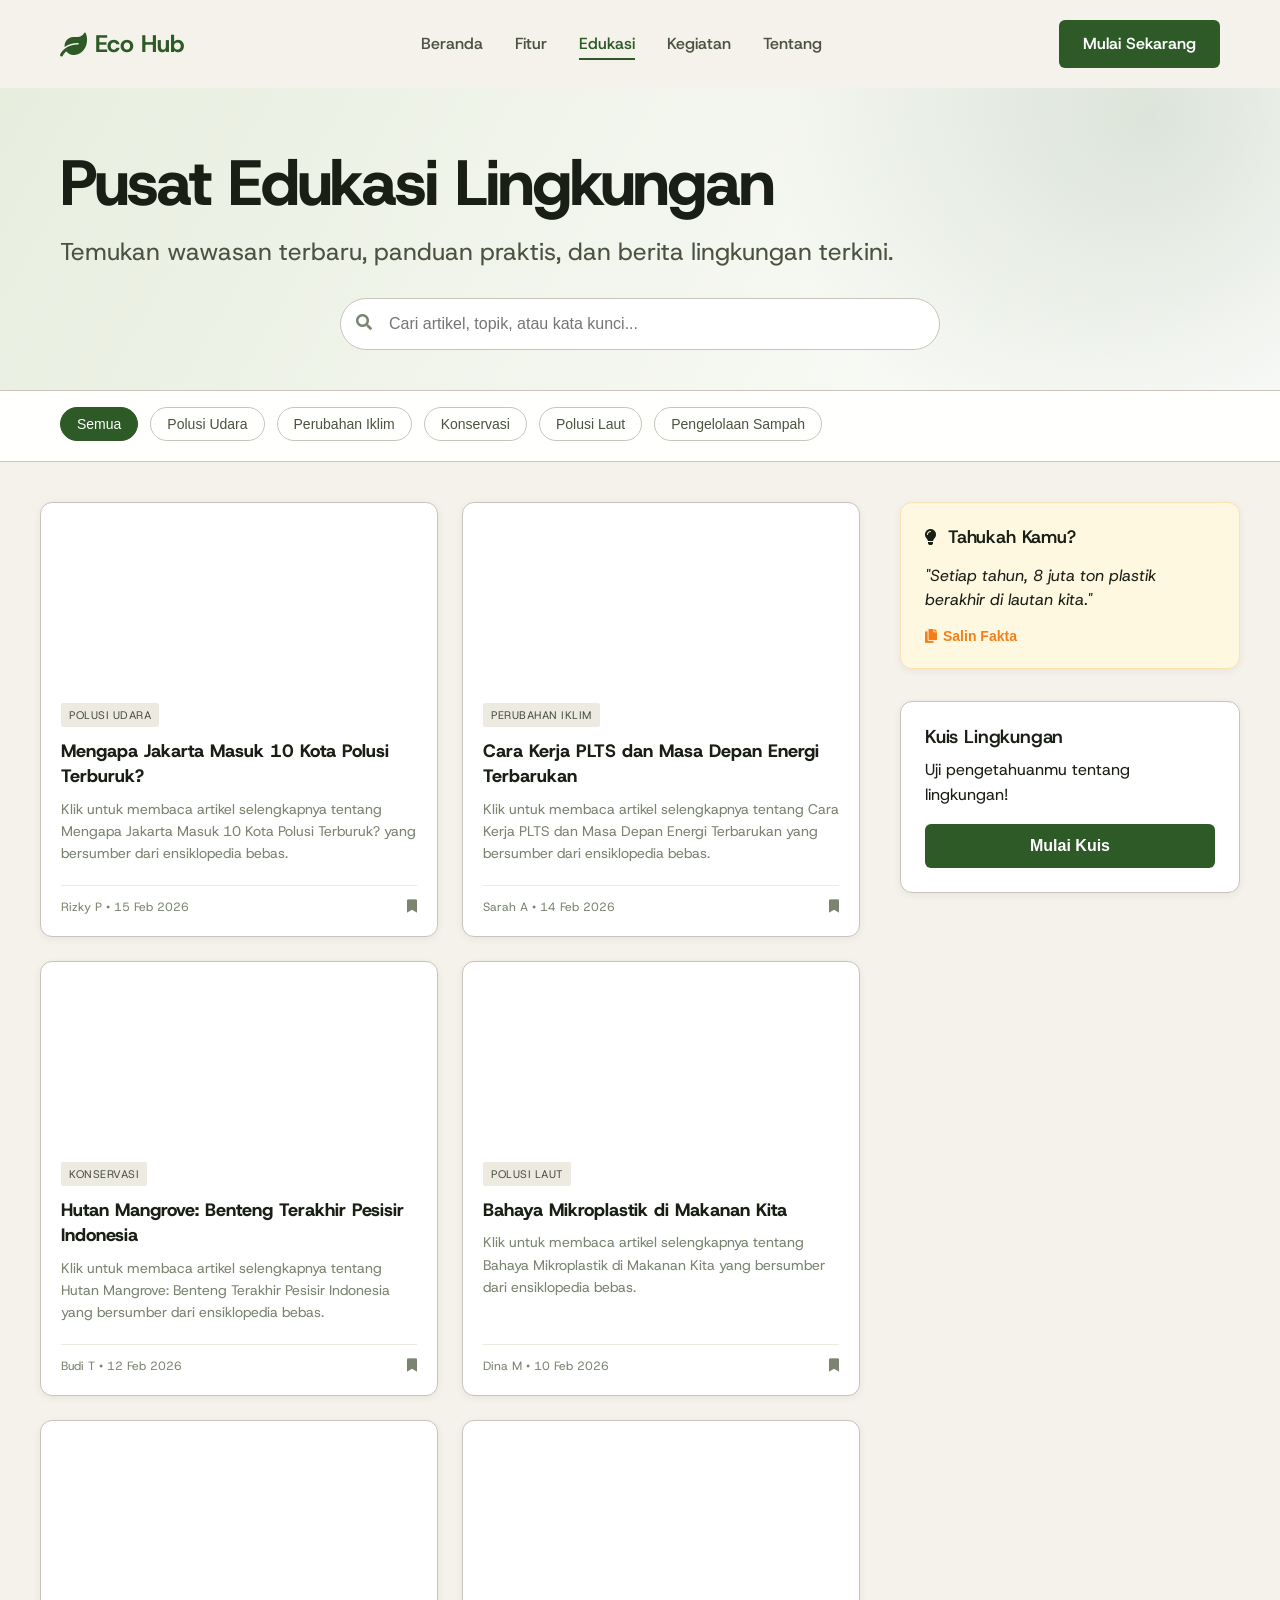
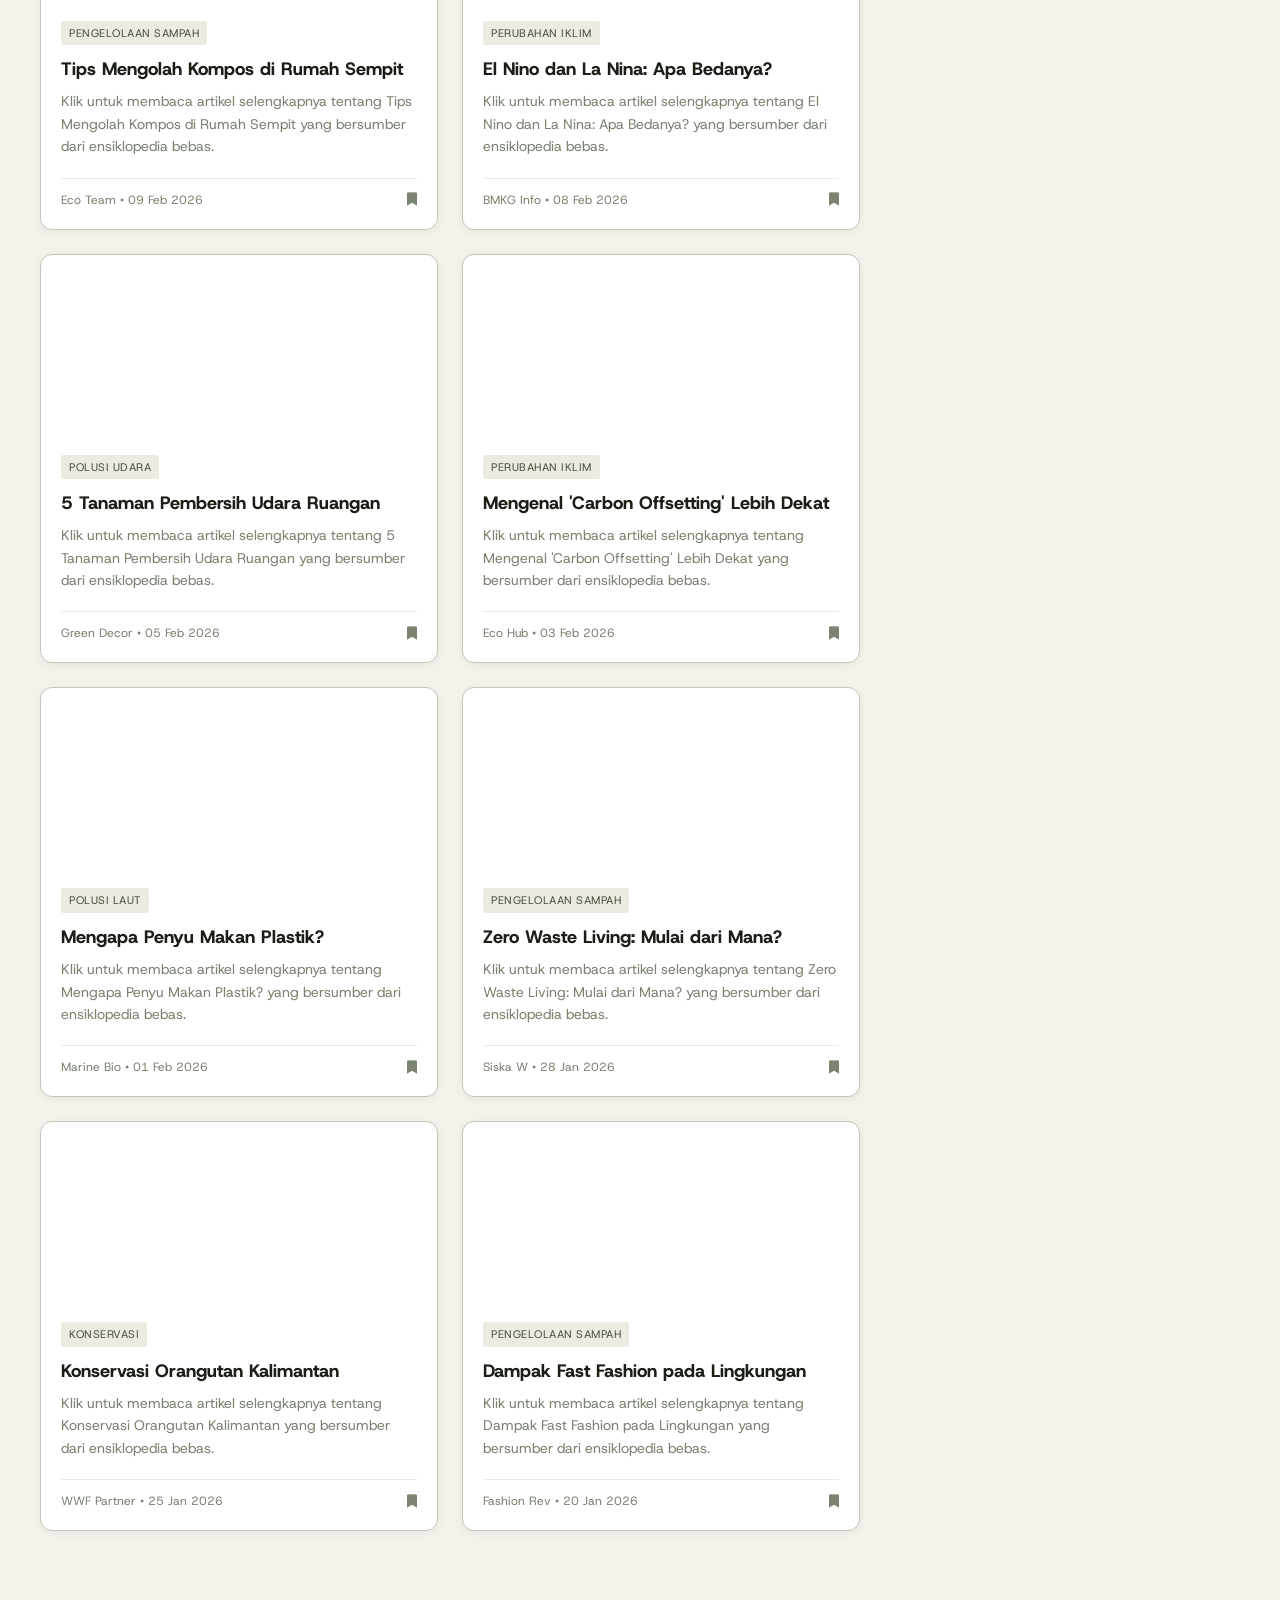
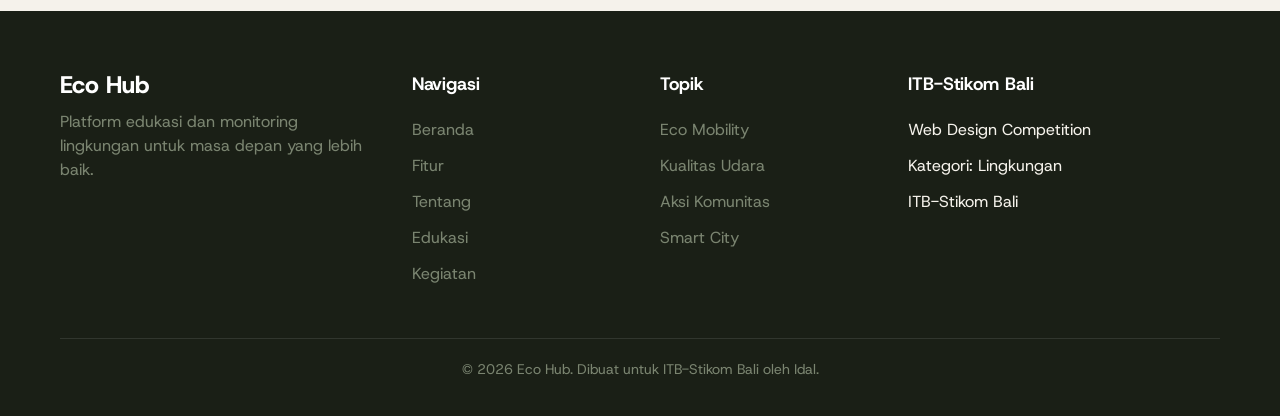
<file: konten.html>
<!doctype html>
<html lang="id">
  <head>
    <meta charset="UTF-8" />
    <meta name="viewport" content="width=device-width, initial-scale=1.0" />
    <title>Pusat Edukasi Lingkungan — Eco Hub</title>

    <link rel="preconnect" href="https://fonts.googleapis.com" />
    <link rel="preconnect" href="https://fonts.gstatic.com" crossorigin />
    <link
      href="https://fonts.googleapis.com/css2?family=Host+Grotesk:ital,wght@0,300;0,400;0,500;0,600;0,700;0,800;1,400&display=swap"
      rel="stylesheet"
    />

    <link rel="stylesheet" href="css/main.css" />
    <link rel="stylesheet" href="css/components.css" />
    <link rel="stylesheet" href="css/pages/konten.css" />

    <!-- Leaflet CSS -->
  </head>

  <body>
    <nav class="navbar">
      <div class="container nav-container">
        <a href="index.html" class="nav-brand">
          <i class="fas fa-leaf" color="var(--color-green-primary)"></i>
          Eco Hub
        </a>

        <div class="nav-menu hide-mobile">
          <a href="index.html" class="nav-link">Beranda</a>
          <a href="fitur.html" class="nav-link">Fitur</a>
          <a href="konten.html" class="nav-link active">Edukasi</a>
          <a href="kegiatan.html" class="nav-link">Kegiatan</a>
          <a href="about.html" class="nav-link">Tentang</a>
        </div>

        <a href="index.html#mobility-sim" class="btn btn-primary hide-mobile"
          >Mulai Sekarang</a
        >

        <button class="hamburger" aria-label="Menu">
          <span></span>
          <span></span>
          <span></span>
        </button>
      </div>
    </nav>

    <!-- Mobile Menu Drawer -->
    <div class="mobile-menu-overlay"></div>
    <div class="mobile-menu">
      <div class="mobile-nav-list">
        <a href="index.html" class="mobile-nav-link">Beranda</a>
        <a href="fitur.html" class="mobile-nav-link">Fitur</a>
        <a href="konten.html" class="mobile-nav-link">Edukasi</a>
        <a href="kegiatan.html" class="mobile-nav-link">Kegiatan</a>
        <a href="about.html" class="mobile-nav-link">Tentang</a>
        <a
          href="index.html#mobility-sim"
          class="btn btn-primary btn-full"
          style="margin-top: 20px"
          >Mulai Sekarang</a
        >
      </div>
    </div>

    <!-- Page Hero -->
    <header class="konten-hero section unified-banner">
      <div class="container fade-up">
        <h1>Pusat Edukasi Lingkungan</h1>
        <p class="hero-subtext">
          Temukan wawasan terbaru, panduan praktis, dan berita lingkungan
          terkini.
        </p>

        <div class="search-container">
          <i class="fas fa-search search-icon"></i>
          <input
            type="text"
            id="search-input"
            placeholder="Cari artikel, topik, atau kata kunci..."
          />
        </div>
      </div>
    </header>

    <!-- Filter Bar -->
    <div class="filter-bar-sticky" id="filter-bar">
      <div class="container">
        <div class="filter-scroll">
          <button class="filter-pill active" data-category="Semua">
            Semua
          </button>
          <button class="filter-pill" data-category="Polusi Udara">
            Polusi Udara
          </button>
          <button class="filter-pill" data-category="Perubahan Iklim">
            Perubahan Iklim
          </button>
          <button class="filter-pill" data-category="Konservasi">
            Konservasi
          </button>
          <button class="filter-pill" data-category="Polusi Laut">
            Polusi Laut
          </button>
          <button class="filter-pill" data-category="Pengelolaan Sampah">
            Pengelolaan Sampah
          </button>
        </div>
      </div>
    </div>

    <!-- Main Layout -->
    <div class="container content-layout section">
      <!-- Articles Grid -->
      <main class="articles-main">
        <div id="articles-grid" class="articles-grid-layout">
          <!-- Javascript will populate this -->
          <div class="loading-state">Memuat artikel...</div>
        </div>
        <div id="no-results" class="no-results hidden">
          <i class="fas fa-search-minus" size="48"></i>
          <h3>Tidak ada artikel ditemukan</h3>
          <p>Coba kata kunci lain atau ubah filter kategori.</p>
        </div>
      </main>

      <!-- Sidebar -->
      <aside class="sidebar">
        <!-- EcoFact Widget -->
        <div class="widget-card ecofact-card">
          <div class="widget-header">
            <i class="fas fa-lightbulb" color="#D4870C"></i>
            <h3>Tahukah Kamu?</h3>
          </div>
          <div class="ecofact-content">
            <p id="ecofact-text">Memuat fakta menarik...</p>
          </div>
          <button id="share-fact" class="btn-text-icon">
            <i class="fas fa-copy"></i> Salin Fakta
          </button>
        </div>

        <!-- Quiz Widget -->
        <div class="widget-card quiz-card">
          <h3>Kuis Lingkungan</h3>
          <div id="quiz-container">
            <!-- Step 1: Start -->
            <div id="quiz-start" class="quiz-step active">
              <p>Uji pengetahuanmu tentang lingkungan!</p>
              <button id="start-quiz-btn" class="btn btn-primary btn-full">
                Mulai Kuis
              </button>
            </div>

            <!-- Step 2: Question -->
            <div id="quiz-question" class="quiz-step">
              <div class="progress-bar">
                <div
                  id="quiz-progress"
                  class="progress-fill"
                  style="width: 20%"
                ></div>
              </div>
              <h4 id="question-text">Question goes here?</h4>
              <div id="options-container" class="options-list">
                <!-- Options injected here -->
              </div>
              <div id="feedback-area" class="feedback hidden">
                <p id="feedback-text"></p>
                <button id="next-q-btn" class="btn btn-primary btn-sm">
                  Lanjut →
                </button>
              </div>
            </div>

            <!-- Step 3: Result -->
            <div id="quiz-result" class="quiz-step">
              <div class="result-icon">🏆</div>
              <h4 id="score-title">Hebat!</h4>
              <p>Skor kamu: <strong id="score-val">0</strong>/5</p>
              <p id="score-msg">Kamu adalah Pahlawan Bumi sejati.</p>
              <button id="restart-quiz-btn" class="btn btn-outline btn-full">
                Main Lagi
              </button>
            </div>
          </div>
        </div>
      </aside>
    </div>

    <footer class="footer">
      <div class="container">
        <div class="footer-grid">
          <div class="footer-brand">
            <h3>Eco Hub</h3>
            <p class="footer-tagline">
              Platform edukasi dan monitoring lingkungan untuk masa depan yang
              lebih baik.
            </p>
</div>

          <div class="footer-links">
            <div class="footer-heading">Navigasi</div>
            <ul>
              <li><a href="index.html">Beranda</a></li>
              <li><a href="fitur.html">Fitur</a></li>
              <li><a href="about.html">Tentang</a></li>
              <li><a href="konten.html">Edukasi</a></li>
              <li><a href="kegiatan.html">Kegiatan</a></li>
            </ul>
          </div>

          <div class="footer-links">
            <div class="footer-heading">Topik</div>
            <ul>
              <li><a href="#">Eco Mobility</a></li>
              <li><a href="#">Kualitas Udara</a></li>
              <li><a href="#">Aksi Komunitas</a></li>
              <li><a href="#">Smart City</a></li>
            </ul>
          </div>

          <div class="footer-links">
            <div class="footer-heading">ITB-Stikom Bali</div>
            <ul>
              <li>Web Design Competition</li>
              <li>Kategori: Lingkungan</li>
              <li>ITB-Stikom Bali</li>
            </ul>
          </div>
        </div>

        <div class="footer-bottom">
          <p>&copy; 2026 Eco Hub. Dibuat untuk ITB-Stikom Bali oleh Idal.</p>
        </div>
      </div>
    </footer>

    <script src="js/main.js"></script>
    <script src="js/konten.js"></script>
    <script>
    </script>

    <!-- Leaflet JS -->
    <script>
      if ((location.protocol ==="http:" || location.protocol ==="https:") &&"serviceWorker" in navigator) {
        window.addEventListener("load", () => {
          navigator.serviceWorker
            .register("sw.js")
            .catch((err) => console.log("SW error", err));
        });
      }
    </script>
  </body>
</html>
</file>
<file: css/components.css>
/* Buttons */
.btn {
  display: inline-flex;
  align-items: center;
  justify-content: center;
  padding: 12px 24px;
  min-height: 44px;
  border-radius: 6px;
  font-weight: 600;
  font-size: 16px;
  cursor: pointer;
  transition: all 0.3s ease;
  border: none;
  gap: 8px;
}

.btn-primary {
  background-color: var(--color-green-primary);
  color: var(--color-white);
}

.btn-primary:hover {
  background-color: var(--color-green-mid);
  transform: translateY(-2px);
}

.btn-outline {
  background-color: transparent;
  border: 1px solid var(--color-green-primary);
  color: var(--color-green-primary);
}

.btn-outline:hover {
  background-color: var(--color-green-primary);
  color: var(--color-white);
}

.btn-outline-white {
  background-color: transparent;
  border: 1px solid var(--color-white);
  color: var(--color-white);
}

.btn-outline-white:hover {
  background-color: var(--color-white);
  color: var(--color-green-primary);
}

.btn-full {
  width: 100%;
}

/* Cards */
.card {
  background-color: var(--color-bg-card);
  border: 1px solid var(--color-border);
  border-radius: var(--card-radius);
  padding: 24px;
  height: 100%;
  box-shadow: var(--card-shadow);
  transition:
    transform 0.3s ease,
    border-color 0.3s ease,
    box-shadow 0.3s ease;
}

.card:hover {
  border-color: var(--color-green-light);
  transform: translateY(-2px);
  box-shadow: var(--card-shadow-hover);
}

/* Card Consistency (non-.card components) */
.feature-card,
.aqi-card,
.article-card,
.article-item,
.widget-card,
.value-item,
.contact-card,
.pillar-card,
.team-card,
.faq-item,
.sidebar-card,
.feed-card,
.modal-card,
.result-found-card,
.result-not-found-card {
  border-radius: var(--card-radius) !important;
  box-shadow: var(--card-shadow) !important;
}

.feature-card:hover,
.article-card:hover,
.article-item:hover,
.contact-card:hover,
.pillar-card:hover,
.team-card:hover {
  box-shadow: var(--card-shadow-hover);
}

/* Card Typography Hierarchy */
.card h3,
.feature-card h3,
.article-card h3,
.widget-card h3,
.team-card h3,
.faq-toggle,
.sidebar-title {
  font-weight: 600;
  letter-spacing: -0.01em;
}

.card h4,
.contact-card h4,
.pillar-card h4,
.article-content-small h4 {
  font-weight: 600;
}

.card p,
.feature-card p,
.article-item p,
.widget-card p,
.contact-card p,
.team-card p,
.faq-content p,
.widget-note {
  font-weight: 400;
  line-height: 1.6;
}

/* Navbar */
.navbar {
  position: sticky;
  top: 0;
  z-index: 1000;
  background-color: var(--color-bg-primary);
  padding: 20px 0;
  transition: all 0.3s ease;
}

.navbar.scrolled {
  background-color: var(--color-white);
  border-bottom: 1px solid var(--color-border);
  padding: 15px 0;
}

.nav-container {
  display: flex;
  justify-content: space-between;
  align-items: center;
}

.nav-brand {
  font-weight: 700;
  font-size: 24px;
  color: var(--color-green-primary);
  display: flex;
  align-items: center;
  gap: 8px;
}

.nav-brand i,
.widget-head i,
.feature-head i,
.icon-box i,
.cta-link i,
.hero-head .btn i {
  color: var(--color-green-primary);
}

.nav-menu {
  display: flex;
  gap: 32px;
  align-items: center;
}

.nav-link {
  font-weight: 500;
  color: var(--color-text-secondary);
  position: relative;
}

.nav-link:hover,
.nav-link.active {
  color: var(--color-green-primary);
}

.nav-link.active::after {
  content: "";
  position: absolute;
  bottom: -4px;
  left: 0;
  width: 100%;
  height: 2px;
  background-color: var(--color-green-primary);
}

.hamburger {
  display: none;
  flex-direction: column;
  gap: 6px;
  cursor: pointer;
  background: none;
  border: none;
}

.hamburger span {
  display: block;
  width: 24px;
  height: 2px;
  background-color: var(--color-text-primary);
  transition: all 0.3s ease;
}

/* Mobile Menu Drawer */
.mobile-menu-overlay {
  position: fixed;
  top: 0;
  left: 0;
  width: 100%;
  height: 100vh;
  background: rgba(0, 0, 0, 0.5);
  z-index: 998;
  opacity: 0;
  visibility: hidden;
  transition: all 0.3s ease;
}

.mobile-menu {
  position: fixed;
  top: 0;
  left: 0;
  width: 100%;
  background: var(--color-bg-primary);
  padding: 80px 20px 40px;
  z-index: 999;
  transform: translateY(-100%);
  transition: transform 0.4s cubic-bezier(0.16, 1, 0.3, 1);
  box-shadow: 0 4px 12px rgba(0, 0, 0, 0.1);
  max-height: 100vh;
  overflow-y: auto;
}

.mobile-menu.active {
  transform: translateY(0);
}

.mobile-menu-overlay.active {
  opacity: 1;
  visibility: visible;
}

.mobile-nav-list {
  display: flex;
  flex-direction: column;
  gap: 32px;
  text-align: center;
}

.mobile-nav-link {
  font-size: 20px;
  font-weight: 600;
  color: var(--color-text-primary);
}

/* Quick Start CTA Overlay */
.quick-start-overlay {
  position: fixed;
  inset: 0;
  background: rgba(0, 0, 0, 0.45);
  display: flex;
  align-items: center;
  justify-content: center;
  padding: 20px;
  opacity: 0;
  visibility: hidden;
  transition: opacity 0.2s ease;
  z-index: 1100;
}

.quick-start-overlay.active {
  opacity: 1;
  visibility: visible;
}

.quick-start-sheet {
  width: min(520px, 100%);
  background: var(--color-bg-white);
  border: 1px solid var(--color-border);
  border-radius: 14px;
  padding: 22px;
  box-shadow: 0 12px 28px rgba(0, 0, 0, 0.16);
}

.quick-start-sheet h3 {
  margin: 0 0 8px;
  font-size: 24px;
}

.quick-start-sheet p {
  margin: 0 0 16px;
  color: var(--color-text-secondary);
}

.quick-start-actions {
  display: grid;
  gap: 10px;
}

.quick-start-close {
  margin-top: 14px;
  border: 0;
  background: transparent;
  color: var(--color-text-muted);
  font: inherit;
  cursor: pointer;
  padding: 4px 0;
}

.quick-start-close:hover {
  color: var(--color-text-primary);
}

/* Footer */
.footer {
  background-color: var(--color-bg-dark);
  color: var(--color-text-on-dark);
  padding: 60px 0 20px;
}

.footer-grid {
  display: grid;
  grid-template-columns: 1.5fr 1fr 1fr 1.5fr;
  gap: 40px;
  margin-bottom: 40px;
}

.footer-brand h3 {
  color: var(--color-white);
  font-size: 24px;
  margin-bottom: 10px;
}

.footer-tagline {
  color: var(--color-text-muted);
  margin-bottom: 20px;
}

.footer-heading {
  color: var(--color-white);
  font-size: 18px;
  font-weight: 700;
  margin-bottom: 20px;
}

.footer-links li {
  margin-bottom: 12px;
}

.footer-links a {
  color: var(--color-text-muted);
}

.footer-links a:hover {
  color: var(--color-green-light);
}

.footer-bottom {
  border-top: 1px solid rgba(255, 255, 255, 0.1);
  padding-top: 20px;
  text-align: center;
  color: var(--color-text-muted);
  font-size: 14px;
}

/* Scroll to top */
.scroll-top {
  position: fixed;
  bottom: 20px;
  right: 20px;
  width: 48px;
  height: 48px;
  background-color: var(--color-green-primary);
  color: white;
  border-radius: 50%;
  display: flex;
  align-items: center;
  justify-content: center;
  cursor: pointer;
  opacity: 0;
  visibility: hidden;
  transition: all 0.3s ease;
  z-index: 900;
  border: none;
}

.scroll-top.visible {
  opacity: 1;
  visibility: visible;
}

@media (max-width: 1024px) {
  .footer-grid {
    grid-template-columns: 1fr 1fr;
  }
}

@media (max-width: 768px) {
  .nav-menu {
    display: none;
  }

  .hamburger {
    display: flex;
  }

  .footer-grid {
    grid-template-columns: 1fr;
    gap: 24px;
  }

  .btn {
    width: 100%;
  }

  .card {
    padding: 20px;
  }

  .card:hover,
  .feature-card:hover,
  .article-card:hover,
  .article-item:hover,
  .contact-card:hover,
  .pillar-card:hover,
  .team-card:hover {
    transform: none;
    box-shadow: var(--card-shadow);
  }

  .nav-brand {
    font-size: 22px;
  }
}

/* Forms (Standardized) */
.form-group {
  margin-bottom: 20px;
  display: flex;
  flex-direction: column;
  width: 100%;
}

.form-group label {
  display: block;
  font-size: 14px;
  font-weight: 600;
  margin-bottom: 8px;
  color: var(--color-text-primary);
}

.form-group input,
.form-group select,
.form-group textarea {
  width: 100%;
  padding: 14px 16px;
  border: 1px solid var(--color-border);
  border-radius: 6px;
  background-color: var(--color-white);
  font-family: inherit;
  font-size: 16px;
  color: var(--color-text-primary);
  transition: all 0.3s ease;
  resize: vertical;
}

.form-group input:focus,
.form-group select:focus,
.form-group textarea:focus {
  outline: none;
  border-color: var(--color-green-primary);
  box-shadow: 0 0 0 3px rgba(45, 90, 39, 0.1);
}
</file>
<file: css/pages/mobility.css>
.mobility-hero {
  background:
    radial-gradient(circle at 90% 10%, rgba(45, 90, 39, 0.16), transparent 35%),
    linear-gradient(120deg, rgba(212, 232, 205, 0.45), rgba(255, 255, 255, 0.9));
  border-bottom: 1px solid var(--color-border);
}

.hero-wrap {
  display: grid;
  grid-template-columns: 1.3fr 1fr;
  gap: 28px;
  align-items: stretch;
}

.hero-text h1 {
  font-size: 52px;
  line-height: 1.1;
  margin-bottom: 16px;
  letter-spacing: -0.03em;
}

.hero-text p {
  color: var(--color-text-secondary);
  max-width: 640px;
}

.hero-actions {
  margin-top: 28px;
  display: flex;
  gap: 12px;
  flex-wrap: wrap;
}

.hero-insight {
  display: flex;
  flex-direction: column;
  justify-content: space-between;
}

.hero-insight h3 {
  font-size: 22px;
  margin-bottom: 10px;
}

.hero-insight p {
  color: var(--color-text-secondary);
}

.insight-kpis {
  display: grid;
  grid-template-columns: 1fr 1fr;
  gap: 12px;
}

.insight-kpis div {
  border: 1px solid var(--color-border-green);
  border-radius: 10px;
  padding: 12px;
  background: rgba(212, 232, 205, 0.3);
}

.kpi-label {
  display: block;
  font-size: 12px;
  color: var(--color-text-muted);
}

.insight-kpis strong {
  font-size: 20px;
}

.section-head {
  margin-bottom: 26px;
}

.section-head h2 {
  font-size: 36px;
  letter-spacing: -0.02em;
}

.section-head p {
  margin: 0;
  color: var(--color-text-secondary);
}

.dashboard-grid {
  display: grid;
  grid-template-columns: repeat(12, minmax(0, 1fr));
  gap: 16px;
}

.dashboard-toolbar {
  display: flex;
  justify-content: space-between;
  align-items: center;
  gap: 12px;
  margin-bottom: 14px;
}

.dashboard-toolbar label {
  font-weight: 600;
  color: var(--color-text-secondary);
}

.toolbar-controls {
  display: flex;
  gap: 10px;
  align-items: center;
}

.toolbar-controls select {
  border: 1px solid var(--color-border);
  border-radius: 8px;
  background: #fff;
  padding: 10px 12px;
  min-width: 180px;
  font: inherit;
}

#refresh-dashboard-aqi.is-loading {
  opacity: 0.7;
}

.mobility-form .btn.is-loading {
  opacity: 0.88;
  cursor: wait;
}

.btn-inline-spinner {
  width: 14px;
  height: 14px;
  border-radius: 50%;
  border: 2px solid currentColor;
  border-right-color: transparent;
  animation: mobilitySpin 0.85s linear infinite;
}

@keyframes mobilitySpin {
  to {
    transform: rotate(360deg);
  }
}

.city-widget {
  min-height: 160px;
  grid-column: span 4;
}

.action-map-widget {
  grid-column: span 12;
}

.community-action-map {
  width: 100%;
  height: 240px;
  border: 1px solid var(--color-border);
  border-radius: 10px;
  overflow: hidden;
  margin-top: 10px;
}

.fallback-map-ui {
  position: relative;
  overflow: hidden;
  background: linear-gradient(160deg, #e8efe2, #f4f7f1);
}

.fallback-map-bg {
  position: absolute;
  inset: 0;
  pointer-events: none;
}

.fallback-indo-svg {
  position: absolute;
  inset: 0;
  width: 100%;
  height: 100%;
}

.fallback-map-title {
  position: absolute;
  left: 50%;
  top: 50%;
  transform: translate(-50%, -50%);
  color: #5b6d5a;
  font-size: 13px;
  text-align: center;
  background: rgba(255, 255, 255, 0.74);
  border: 1px solid rgba(115, 140, 109, 0.35);
  border-radius: 8px;
  padding: 6px 10px;
}

.fallback-map-layer {
  position: absolute;
  inset: 0;
}

.fallback-map-point-btn {
  position: absolute;
  width: 12px;
  height: 12px;
  border-radius: 50%;
  transform: translate(-50%, -50%);
  border: 2px solid #fff;
  background: #1f4f8f;
  box-shadow: 0 2px 6px rgba(0, 0, 0, 0.25);
  cursor: pointer;
  z-index: 2;
}

.fallback-map-point-btn:hover {
  background: #2d5a27;
}

.fallback-map-hint {
  position: absolute;
  left: 10px;
  bottom: 10px;
  z-index: 1;
  font-size: 12px;
  color: var(--color-text-secondary);
  background: rgba(255, 255, 255, 0.88);
  border: 1px solid var(--color-border);
  border-radius: 6px;
  padding: 4px 8px;
}

.fallback-map-dot {
  position: absolute;
  width: 12px;
  height: 12px;
  border-radius: 50%;
  transform: translate(-50%, -50%);
  border: 2px solid #fff;
  box-shadow: 0 2px 6px rgba(0, 0, 0, 0.25);
}

.fallback-map-dot.from {
  background: #1f4f8f;
}

.fallback-map-dot.to {
  background: #2d5a27;
}

.fallback-map-line {
  position: absolute;
  height: 2px;
  background: #2d5a27;
  transform-origin: left center;
  opacity: 0.85;
}

.fallback-map-list {
  display: grid;
  gap: 10px;
  padding: 10px;
}

.fallback-map-item {
  border: 1px solid var(--color-border);
  border-radius: 10px;
  background: #fff;
  padding: 10px;
  display: grid;
  gap: 6px;
}

.fallback-map-item span,
.fallback-map-empty {
  color: var(--color-text-muted);
  font-size: 13px;
}

.map-detail-link {
  display: inline-block;
  margin-top: 8px;
  padding: 6px 10px;
  border-radius: 8px;
  background: var(--color-green-primary);
  color: #fff;
  font-size: 12px;
  font-weight: 600;
}

.map-detail-link:hover {
  background: var(--color-green-mid);
}

.leaflet-popup-content .map-detail-link,
.leaflet-popup-content .map-detail-link:visited,
.leaflet-popup-content .map-detail-link:hover,
.leaflet-popup-content .map-detail-link:active {
  color: #fff;
  text-decoration: none;
  font-weight: 600;
}

.widget-head {
  display: flex;
  align-items: center;
  justify-content: space-between;
  margin-bottom: 16px;
}

.widget-head h3 {
  font-size: 18px;
  margin: 0;
}

.widget-value {
  font-size: 34px;
  font-weight: 700;
  letter-spacing: -0.02em;
  margin-bottom: 6px;
}

.widget-note {
  margin: 0;
  color: var(--color-text-muted);
  font-size: 14px;
}

.air-detail-grid {
  display: grid;
  grid-template-columns: repeat(3, 1fr);
  gap: 8px;
  margin-top: 12px;
}

.air-detail-grid div {
  background: #f4f7f1;
  border: 1px solid var(--color-border);
  border-radius: 8px;
  padding: 8px;
}

.air-detail-grid small {
  display: block;
  font-size: 11px;
  color: var(--color-text-muted);
}

.air-detail-grid strong {
  font-size: 15px;
}

.state-chip {
  display: inline-flex;
  padding: 4px 10px;
  border-radius: 999px;
  font-weight: 700;
  font-size: 12px;
}

.state-chip.good {
  background: var(--color-green-pale);
  color: var(--color-green-primary);
}

.state-chip.warn {
  background: #ffe5bf;
  color: #9a5f00;
}

.state-chip.danger {
  background: #ffd6d0;
  color: #9f2d20;
}

.city-widget.area-score-good {
  border-color: #7dc271;
  background: #f1f9ec;
}

.city-widget.area-score-warn {
  border-color: #e0be66;
  background: #fff8e9;
}

.city-widget.area-score-danger {
  border-color: #db7f72;
  background: #fff0ed;
}

#area-score.score-good,
#area-score-note.score-good {
  color: #2d6f2d;
}

#area-score.score-warn,
#area-score-note.score-warn {
  color: #8a6200;
}

#area-score.score-danger,
#area-score-note.score-danger {
  color: #a53428;
}

.mobility-section {
  background: linear-gradient(180deg, rgba(212, 232, 205, 0.17), transparent 45%);
}

.mobility-layout {
  display: grid;
  grid-template-columns: 1fr 1.2fr;
  gap: 16px;
  align-items: start;
}

.mobility-form h3 {
  margin-bottom: 16px;
}

.mobility-map {
  width: 100%;
  height: 280px;
  border: 1px solid var(--color-border);
  border-radius: 10px;
  overflow: hidden;
  margin: 14px 0 12px;
}

.point-grid {
  display: grid;
  grid-template-columns: 1fr 1fr;
  gap: 10px;
  margin-bottom: 12px;
}

.point-pill {
  border: 1px solid var(--color-border);
  background: #f5f7f3;
  border-radius: 10px;
  padding: 10px;
}

.point-pill span {
  display: block;
  font-size: 12px;
  color: var(--color-text-muted);
  margin-bottom: 4px;
}

.point-pill strong {
  font-size: 13px;
}

.map-actions {
  display: flex;
  flex-wrap: wrap;
  gap: 8px;
  margin-bottom: 14px;
}

.map-actions .btn {
  padding: 10px 12px;
  font-size: 14px;
  width: auto;
}

.form-group {
  margin-bottom: 16px;
}

.form-group label {
  display: block;
  margin-bottom: 8px;
  font-weight: 600;
  font-size: 14px;
}

.form-group input,
.form-group select {
  width: 100%;
  border: 1px solid var(--color-border);
  border-radius: 8px;
  background: #fff;
  padding: 12px;
  font: inherit;
}

.form-group input:focus,
.form-group select:focus {
  outline: none;
  border-color: var(--color-green-mid);
  box-shadow: 0 0 0 3px rgba(74, 124, 66, 0.15);
}

.estimation-note {
  font-size: 12px;
  color: var(--color-text-muted);
  margin-top: 10px;
  margin-bottom: 0;
}

.empty-state {
  text-align: center;
  min-height: 320px;
  display: flex;
  flex-direction: column;
  align-items: center;
  justify-content: center;
  gap: 10px;
}

.empty-state i {
  width: 44px;
  height: 44px;
  color: var(--color-green-mid);
}

.empty-state p {
  color: var(--color-text-secondary);
  max-width: 360px;
  margin: 0;
}

.result-card {
  animation: fadeInResult 0.4s ease;
}

@keyframes fadeInResult {
  from {
    opacity: 0;
    transform: translateY(10px);
  }
  to {
    opacity: 1;
    transform: translateY(0);
  }
}

.result-head {
  display: flex;
  justify-content: space-between;
  gap: 10px;
  align-items: center;
  margin-bottom: 18px;
}

.route-grid,
.result-grid {
  display: grid;
  grid-template-columns: repeat(2, minmax(0, 1fr));
  gap: 12px;
}

.route-grid {
  margin-bottom: 12px;
}

.result-grid {
  grid-template-columns: repeat(3, minmax(0, 1fr));
  margin-bottom: 16px;
}

.route-grid > div,
.result-grid > div {
  border: 1px solid var(--color-border);
  border-radius: 10px;
  padding: 12px;
  background: #fff;
}

.result-label {
  font-size: 13px;
  color: var(--color-text-muted);
  margin-bottom: 6px;
}

.result-number {
  font-size: 24px;
  font-weight: 700;
  line-height: 1.2;
}

.main-insight {
  border-left: 4px solid var(--color-green-primary);
  padding: 10px 14px;
  background: rgba(212, 232, 205, 0.35);
  border-radius: 8px;
  margin-bottom: 10px;
  font-weight: 500;
}

.sub-insight {
  margin-bottom: 18px;
  color: var(--color-text-secondary);
}


.mode-comparison {
  display: grid;
  gap: 10px;
}

.mode-details {
  border: 1px solid var(--color-border);
  border-radius: 10px;
  background: #fff;
  padding: 10px 12px;
}

.mode-details summary {
  cursor: pointer;
  font-weight: 600;
  color: var(--color-text-secondary);
}

.mode-details[open] summary {
  margin-bottom: 10px;
}

@media (min-width: 769px) {
  .dashboard-more-toggle {
    display: none;
  }

  .mode-details {
    border: none;
    background: transparent;
    padding: 0;
  }

  .mode-details summary {
    display: none;
  }

  /* Desktop: always show detail content even when <details> is closed */
  .mode-details:not([open]) > *:not(summary) {
    display: block;
  }
}

.mode-row {
  display: grid;
  grid-template-columns: 110px 1fr 110px;
  gap: 10px;
  align-items: center;
}

.mode-row small {
  color: var(--color-text-secondary);
}

.mode-bar-wrap {
  background: #ebefe6;
  border-radius: 999px;
  height: 12px;
  overflow: hidden;
}

.mode-bar {
  height: 100%;
  width: 0;
  border-radius: 999px;
  transition: width 0.65s ease;
}

.mode-value {
  text-align: right;
  font-weight: 700;
  font-size: 13px;
}

.mode-value span {
  display: block;
  font-size: 11px;
  font-weight: 500;
  color: var(--color-text-muted);
}


.export-actions {
  margin-top: 12px;
  display: flex;
  gap: 8px;
  flex-wrap: wrap;
}

.recommendation-section {
  background: linear-gradient(180deg, transparent 10%, rgba(212, 232, 205, 0.22));
}

.recommendation-grid {
  display: grid;
  grid-template-columns: repeat(3, minmax(0, 1fr));
  gap: 16px;
}

.recommendation-card {
  border-top: 4px solid var(--color-green-primary);
}

.recommendation-card h3 {
  font-size: 18px;
}

.recommendation-card p {
  font-size: 15px;
  color: var(--color-text-secondary);
  margin-bottom: 10px;
}

.recommendation-action {
  margin-top: -2px;
  margin-bottom: 10px;
  font-size: 13px;
}

.recommendation-chip {
  display: inline-flex;
  font-size: 12px;
  font-weight: 700;
  padding: 4px 8px;
  border-radius: 999px;
  background: #e8f2e3;
}

.recommendation-empty {
  grid-column: span 3;
  text-align: center;
}

.recommendation-empty i {
  color: var(--color-green-mid);
  margin-bottom: 8px;
}


.progress-wrap {
  width: 100%;
  height: 12px;
  border-radius: 999px;
  background: #e7eee2;
  overflow: hidden;
  margin-bottom: 10px;
}

.progress-bar {
  width: 0;
  height: 100%;
  background: linear-gradient(90deg, var(--color-green-mid), var(--color-green-primary));
  transition: width 0.7s ease;
}


.cta-zone {
  padding-top: 20px;
}

.cta-card {
  background:
    radial-gradient(circle at top right, rgba(212, 232, 205, 0.4), transparent 40%),
    #fff;
  text-align: center;
}

.cta-card h2 {
  font-size: 30px;
}

.cta-card p {
  color: var(--color-text-secondary);
}

.cta-actions {
  display: flex;
  gap: 12px;
  justify-content: center;
  flex-wrap: wrap;
}

@media (max-width: 1024px) {
  .hero-wrap,
  .mobility-layout {
    grid-template-columns: 1fr;
  }

  .recommendation-grid {
    grid-template-columns: 1fr 1fr;
  }

  .recommendation-empty {
    grid-column: span 2;
  }

  .result-grid {
    grid-template-columns: repeat(3, minmax(0, 1fr));
  }

  .route-grid {
    grid-template-columns: repeat(2, minmax(0, 1fr));
  }

  .dashboard-toolbar,
  .toolbar-controls {
    flex-direction: column;
    align-items: flex-start;
  }

  .toolbar-controls select,
  .toolbar-controls .btn {
    width: 100%;
  }
}

@media (max-width: 768px) {
  .dashboard-toolbar {
    align-items: stretch;
  }

  .toolbar-controls {
    flex-direction: row;
    align-items: center;
    width: 100%;
  }

  .toolbar-controls select {
    width: calc(100% - 52px);
    min-width: 0;
  }

  #refresh-dashboard-aqi {
    width: 44px;
    height: 44px;
    flex: 0 0 44px;
    padding: 0;
    display: inline-flex;
    align-items: center;
    justify-content: center;
  }

  #refresh-dashboard-aqi .btn-label {
    display: none;
  }

  #refresh-dashboard-aqi i {
    margin: 0;
  }

  .dashboard-grid {
    grid-template-columns: repeat(2, minmax(0, 1fr));
    gap: 10px;
  }

  .dashboard-grid .city-widget {
    grid-column: span 1;
    min-height: 0;
    padding: 16px;
  }

  .dashboard-grid .dashboard-card-air,
  .dashboard-grid .action-map-widget,
  .dashboard-grid .dashboard-more-toggle {
    grid-column: 1 / -1;
  }

  .dashboard-grid .dashboard-card-air {
    order: 1;
  }

  .dashboard-grid .dashboard-card-score {
    order: 2;
  }

  .dashboard-grid .dashboard-card-actions {
    order: 3;
  }

  .dashboard-grid .dashboard-more-toggle {
    order: 4;
    border: 1px solid var(--color-border);
    border-radius: 12px;
    background: #f8fbf5;
    padding: 10px 12px;
    transition: border-color 0.2s ease, box-shadow 0.2s ease, background-color 0.2s ease;
  }

  .dashboard-grid .dashboard-more-toggle summary {
    display: flex;
    align-items: center;
    justify-content: space-between;
    gap: 10px;
    cursor: pointer;
    font-weight: 700;
    font-size: 14px;
    color: var(--color-text-secondary);
    list-style: none;
    padding: 2px 0;
  }

  .dashboard-grid .dashboard-more-toggle summary::-webkit-details-marker {
    display: none;
  }

  .dashboard-grid .dashboard-more-toggle summary::after {
    content: "";
    width: 8px;
    height: 8px;
    border-right: 2px solid #4f5f4d;
    border-bottom: 2px solid #4f5f4d;
    transform: rotate(45deg);
    transition: transform 0.2s ease;
    flex: 0 0 auto;
    margin-right: 2px;
  }

  .dashboard-grid .dashboard-more-toggle[open] {
    border-color: #b8c9b0;
    background: #f3f8ef;
    box-shadow: 0 6px 16px rgba(45, 73, 37, 0.08);
  }

  .dashboard-grid .dashboard-more-toggle[open] summary::after {
    transform: rotate(225deg);
  }

  .dashboard-grid .mobile-more-item {
    display: none;
  }

  .dashboard-grid .dashboard-more-toggle[open] ~ .mobile-more-item {
    display: block;
  }

  .dashboard-grid .dashboard-card-saved {
    order: 5;
  }

  .dashboard-grid .action-map-widget {
    order: 6;
  }

  .dashboard-grid .widget-head {
    margin-bottom: 10px;
  }

  .dashboard-grid .widget-head h3 {
    font-size: 16px;
    line-height: 1.25;
  }

  .dashboard-grid .widget-value {
    font-size: 24px;
    margin-bottom: 4px;
  }

  .dashboard-grid .widget-note {
    font-size: 13px;
    line-height: 1.45;
  }

  .community-action-map {
    height: 210px;
  }

  .hero-text h1 {
    font-size: 36px;
  }

  .section-head h2 {
    font-size: 30px;
  }

  .point-grid,
  .tracker-stats,
  .recommendation-grid {
    grid-template-columns: 1fr;
  }

  .insight-kpis {
    grid-template-columns: repeat(2, minmax(0, 1fr));
    gap: 8px;
  }

  .result-grid {
    grid-template-columns: repeat(2, minmax(0, 1fr));
    gap: 8px;
    margin-bottom: 12px;
  }

  .route-grid {
    grid-template-columns: repeat(2, minmax(0, 1fr));
    gap: 8px;
    margin-bottom: 10px;
  }

  .route-grid > div,
  .result-grid > div {
    padding: 10px;
  }

  .result-grid > div:last-child {
    grid-column: 1 / -1;
  }

  .export-actions .btn {
    width: 100%;
  }

  .result-label {
    font-size: 12px;
  }

  .result-number {
    font-size: 20px;
  }

  .result-head {
    margin-bottom: 12px;
  }

  .main-insight {
    font-size: 14px;
    margin-bottom: 8px;
    display: none;
  }

  .sub-insight {
    display: none;
  }

  .mode-details {
    margin-top: 8px;
    padding: 0;
    border: 0;
    background: transparent;
  }

  .mode-details summary {
    display: none;
  }

  .mobility-map {
    height: 230px;
  }

  .map-actions .btn {
    width: 100%;
  }

  .air-detail-grid {
    grid-template-columns: repeat(3, minmax(0, 1fr));
    gap: 8px;
  }

  .mode-row {
    grid-template-columns: 90px 1fr 90px;
  }

  .widget-value {
    font-size: 28px;
  }

  .cta-card h2 {
    font-size: 24px;
  }

  .recommendation-empty {
    grid-column: span 1;
  }
}
</file>
<file: css/pages/kegiatan.css>
.kegiatan-hero {
  background:
    radial-gradient(circle at 90% 10%, rgba(45, 90, 39, 0.14), transparent 32%),
    linear-gradient(120deg, rgba(212, 232, 205, 0.42), rgba(255, 255, 255, 0.9));
  border-bottom: 1px solid var(--color-border);
}

.kegiatan-hero h1 {
  font-size: 46px;
  letter-spacing: -0.02em;
}

.kegiatan-hero p {
  max-width: 680px;
  color: var(--color-text-secondary);
  margin-bottom: 0;
}

.hero-head {
  display: flex;
  justify-content: space-between;
  align-items: flex-start;
  gap: 14px;
}

.hero-head .btn {
  margin-top: 6px;
  width: auto;
  white-space: nowrap;
}

.form-card {
  margin-bottom: 20px;
}

.form-head {
  display: flex;
  justify-content: space-between;
  align-items: flex-start;
  gap: 12px;
  margin-bottom: 12px;
}

.form-note {
  color: var(--color-text-muted);
  margin-bottom: 14px;
}

.kegiatan-form textarea {
  resize: vertical;
}

.activity-map {
  width: 100%;
  height: 220px;
  border: 1px solid var(--color-border);
  border-radius: 10px;
  overflow: hidden;
}

.activity-map.fallback-picker-map {
  position: relative;
  background: linear-gradient(160deg, #e8efe2, #f4f7f1);
}

.activity-map.fallback-picker-map .fallback-map-bg {
  position: absolute;
  inset: 0;
  pointer-events: none;
}

.activity-map.fallback-picker-map .fallback-indo-svg {
  position: absolute;
  inset: 0;
  width: 100%;
  height: 100%;
}

.activity-map.fallback-picker-map .fallback-map-title {
  position: absolute;
  left: 50%;
  top: 50%;
  transform: translate(-50%, -50%);
  color: #5b6d5a;
  font-size: 13px;
  text-align: center;
  background: rgba(255, 255, 255, 0.74);
  border: 1px solid rgba(115, 140, 109, 0.35);
  border-radius: 8px;
  padding: 6px 10px;
}

.activity-map.fallback-picker-map .fallback-map-layer {
  position: absolute;
  inset: 0;
}

.activity-map.fallback-picker-map .fallback-map-dot {
  position: absolute;
  width: 12px;
  height: 12px;
  border-radius: 50%;
  transform: translate(-50%, -50%);
  border: 2px solid #fff;
  background: #2d5a27;
  box-shadow: 0 2px 6px rgba(0, 0, 0, 0.25);
}

.map-location-display {
  margin-top: 8px;
  margin-bottom: 0;
  font-size: 13px;
  color: var(--color-text-muted);
}

.feedback-text {
  margin-top: 10px;
  margin-bottom: 0;
  font-size: 14px;
  color: var(--color-text-secondary);
}

.feedback-text.success {
  color: var(--color-green-primary);
}

.daftar-section {
  padding-top: 40px;
}

.activity-list {
  display: grid;
  grid-template-columns: repeat(12, minmax(0, 1fr));
  gap: 16px;
}

.activity-card {
  grid-column: span 4;
  display: flex;
  flex-direction: column;
  gap: 10px;
  transition:
    transform 0.28s ease,
    box-shadow 0.28s ease,
    border-color 0.28s ease;
}

.activity-card:hover {
  transform: translateY(-4px);
  box-shadow: var(--card-shadow-hover);
  border-color: var(--color-green-light);
}

.list-reveal {
  opacity: 0;
  transform: translateY(18px) scale(0.995);
  animation: kegiatanReveal 0.52s cubic-bezier(0.16, 1, 0.3, 1) forwards;
  will-change: transform, opacity;
}

@keyframes kegiatanReveal {
  to {
    opacity: 1;
    transform: translateY(0) scale(1);
  }
}

.activity-head {
  display: flex;
  justify-content: space-between;
  align-items: flex-start;
  gap: 10px;
}

.activity-title {
  margin: 0;
  font-size: 20px;
}

.activity-time {
  font-size: 13px;
  color: var(--color-text-secondary);
  display: inline-flex;
  align-items: center;
  gap: 6px;
}

.activity-chip {
  font-size: 11px;
  font-weight: 700;
  background: #eaf3e6;
  border-radius: 999px;
  color: var(--color-green-primary);
  padding: 4px 8px;
}

.activity-chip.chip-active {
  background: #eaf3e6;
  color: var(--color-green-primary);
}

.activity-chip.chip-joined {
  background: #dce8fb;
  color: #1f4f8f;
}

.activity-chip.chip-past {
  background: #eceae5;
  color: var(--color-text-muted);
}

.activity-body {
  color: var(--color-text-secondary);
  font-size: 14px;
  margin-bottom: 2px;
}

.activity-meta {
  display: grid;
  gap: 6px;
  color: var(--color-text-muted);
  font-size: 13px;
}

.activity-meta span {
  display: inline-flex;
  align-items: center;
  gap: 6px;
}

.activity-footer {
  display: flex;
  justify-content: space-between;
  align-items: center;
  gap: 12px;
  margin-top: auto;
}

.participant-count {
  font-size: 13px;
  color: var(--color-text-secondary);
  flex: 0 0 78px;
  line-height: 1.35;
}

.join-btn {
  width: auto;
  min-width: 168px;
  padding: 10px 14px;
}

.join-btn.joined {
  background: var(--color-green-primary);
  color: #fff;
  border-color: var(--color-green-primary);
}

.empty-state-card {
  grid-column: span 12;
  text-align: center;
}

.empty-state-card p {
  margin-bottom: 14px;
}

.empty-state-card .btn {
  width: auto;
}

@media (max-width: 1024px) {
  .activity-card {
    grid-column: span 6;
  }
}

@media (max-width: 768px) {
  .kegiatan-hero h1 {
    font-size: 36px;
  }

  .hero-head,
  .form-head {
    flex-direction: column;
    align-items: flex-start;
  }

  .hero-head .btn,
  .form-head .btn {
    width: 100%;
  }

  .activity-card {
    grid-column: span 12;
  }

  .activity-map {
    height: 200px;
  }

  .daftar-section {
    padding-top: 28px;
  }
}
</file>
<file: css/pages/konten.css>
/* Konten Page CSS */

.konten-hero {
  background-color: var(--color-bg-white);
  padding: 60px 0 40px;
  text-align: center;
  border-bottom: 1px solid var(--color-border);
}

.konten-hero h1 {
  font-size: 48px;
  color: var(--color-text-primary);
  margin-bottom: 16px;
}

.konten-hero .hero-subtext {
  font-size: 18px;
  color: var(--color-text-secondary);
  max-width: 600px;
  margin: 0 auto 40px;
}

.konten-hero.unified-banner .hero-subtext {
  margin: 0 0 28px !important;
}

.search-container {
  max-width: 600px;
  margin: 0 auto;
  position: relative;
}

.search-icon {
  position: absolute;
  left: 16px;
  top: 50%;
  transform: translateY(-50%);
  color: var(--color-text-muted);
  width: 20px;
  height: 20px;
}

.search-container input {
  width: 100%;
  padding: 16px 16px 16px 48px;
  border: 1px solid var(--color-border);
  border-radius: 50px;
  font-size: 16px;
  transition: all 0.3s ease;
  background-color: white;
}

.search-container input:focus {
  outline: none;
  border-color: var(--color-green-primary);
  box-shadow: 0 4px 12px rgba(45, 90, 39, 0.1);
}

/* Filter Bar */
.filter-bar-sticky {
  position: sticky;
  top: 73px;
  /* Height of navbar approx */
  background-color: rgba(255, 255, 255, 0.95);
  backdrop-filter: blur(10px);
  border-bottom: 1px solid var(--color-border);
  padding: 16px 0;
  z-index: 90;
  transition: top 0.3s;
}

/* Adjust sticky top if navbar scrolls away or changes height */
.navbar.scrolled ~ .filter-bar-sticky {
  top: 60px;
}

.filter-scroll {
  display: flex;
  gap: 12px;
  overflow-x: auto;
  padding-bottom: 4px;
  /* for scrollbar spacing if visible */
  white-space: nowrap;
  -ms-overflow-style: none;
  scrollbar-width: none;
}

.filter-scroll::-webkit-scrollbar {
  display: none;
}

.filter-pill {
  padding: 8px 16px;
  border-radius: 50px;
  border: 1px solid var(--color-border);
  background: transparent;
  color: var(--color-text-secondary);
  font-size: 14px;
  font-weight: 500;
  cursor: pointer;
  transition: all 0.2s;
}

.filter-pill:hover {
  border-color: var(--color-green-primary);
  color: var(--color-green-primary);
}

.filter-pill.active {
  background-color: var(--color-green-primary);
  color: white;
  border-color: var(--color-green-primary);
}

/* Layout */
.content-layout {
  display: grid;
  grid-template-columns: 1fr 340px;
  /* Main content vs Sidebar */
  gap: 40px;
  align-items: start;
  padding-top: 40px;
}

/* Articles Grid */
.articles-grid-layout {
  display: grid;
  grid-template-columns: repeat(2, 1fr);
  gap: 24px;
}

.article-item {
  background: white;
  border: 1px solid var(--color-border);
  border-radius: 4px;
  overflow: hidden;
  transition: transform 0.2s;
  height: 100%;
  display: flex;
  flex-direction: column;
}

.article-item:hover {
  transform: translateY(-4px);
  border-color: var(--color-green-light);
}

.article-thumb-placeholder {
  height: 180px;
  display: flex;
  align-items: center;
  justify-content: center;
  background-color: var(--color-green-pale);
  color: var(--color-green-primary);
}

.article-body {
  padding: 20px;
  display: flex;
  flex-direction: column;
  flex-grow: 1;
}

.article-cat {
  display: inline-block;
  padding: 4px 8px;
  background-color: var(--color-bg-secondary);
  font-size: 11px;
  text-transform: uppercase;
  letter-spacing: 0.5px;
  border-radius: 2px;
  color: var(--color-text-secondary);
  margin-bottom: 12px;
  align-self: flex-start;
}

.article-body h3 {
  font-size: 18px;
  line-height: 1.4;
  margin-bottom: 8px;
  color: var(--color-text-primary);
}

.article-excerpt {
  font-size: 14px;
  color: var(--color-text-muted);
  margin-bottom: 20px;
  flex-grow: 1;
  display: -webkit-box;
  -webkit-line-clamp: 3;
  -webkit-box-orient: vertical;
  overflow: hidden;
}

.article-footer {
  display: flex;
  justify-content: space-between;
  align-items: center;
  font-size: 12px;
  color: var(--color-text-muted);
  border-top: 1px solid var(--color-bg-secondary);
  padding-top: 12px;
}

.bookmark-btn {
  background: none;
  border: none;
  cursor: pointer;
  color: var(--color-text-muted);
}

.bookmark-btn:hover {
  color: var(--color-green-primary);
}

/* Sidebar Widgets */
.sidebar {
  display: flex;
  flex-direction: column;
  gap: 32px;
}

.widget-card {
  background: white;
  border: 1px solid var(--color-border);
  border-radius: 4px;
  padding: 24px;
}

.ecofact-card {
  background-color: #fff8e1;
  /* Light amber bg */
  border-color: #ffe0b2;
}

.widget-header {
  display: flex;
  align-items: center;
  gap: 12px;
  margin-bottom: 16px;
}

.widget-header h3 {
  font-size: 18px;
  margin: 0;
}

.ecofact-content p {
  font-size: 16px;
  font-style: italic;
  color: var(--color-text-primary);
  margin-bottom: 16px;
  line-height: 1.5;
}

.btn-text-icon {
  background: none;
  border: none;
  color: #f57f17;
  /* Darker amber */
  font-weight: 600;
  font-size: 14px;
  cursor: pointer;
  display: flex;
  align-items: center;
  gap: 6px;
}

/* Quiz Styles */
.quiz-step {
  display: none;
}

.quiz-step.active {
  display: block;
  animation: fade-in 0.3s ease-in-out;
}

.progress-bar {
  width: 100%;
  height: 6px;
  background: var(--color-bg-secondary);
  border-radius: 3px;
  margin-bottom: 20px;
  overflow: hidden;
}

.progress-fill {
  height: 100%;
  background: var(--color-green-primary);
  transition: width 0.3s;
}

.options-list {
  display: flex;
  flex-direction: column;
  gap: 10px;
  margin-top: 16px;
}

.quiz-option {
  padding: 12px 16px;
  border: 1px solid var(--color-border);
  border-radius: 4px;
  background: white;
  cursor: pointer;
  text-align: left;
  transition: all 0.2s;
  font-size: 14px;
}

.quiz-option:hover {
  background-color: var(--color-bg-secondary);
}

.quiz-option.correct {
  background-color: #dcedc8;
  border-color: #2e7d32;
  color: #1b5e20;
}

.quiz-option.wrong {
  background-color: #ffcdd2;
  border-color: #c62828;
  color: #b71c1c;
}

.feedback {
  margin-top: 20px;
  padding: 12px;
  background-color: var(--color-bg-secondary);
  border-radius: 4px;
  font-size: 14px;
}

.feedback p {
  margin-bottom: 12px;
}

.result-icon {
  font-size: 48px;
  margin-bottom: 16px;
  text-align: center;
}

#quiz-result {
  text-align: center;
}

/* No results */
.no-results {
  text-align: center;
  padding: 60px 0;
  color: var(--color-text-muted);
}

.no-results h3 {
  margin-top: 16px;
  margin-bottom: 8px;
  color: var(--color-text-primary);
}

/* Responsive */
@media (max-width: 1024px) {
  .content-layout {
    grid-template-columns: 1fr;
    /* Stack sidebar below */
  }

  .articles-grid-layout {
    grid-template-columns: repeat(3, 1fr);
    /* 3 cols on tablet */
  }
}

@media (max-width: 768px) {
  .articles-grid-layout {
    grid-template-columns: repeat(2, 1fr);
  }
}

@media (max-width: 500px) {
  .articles-grid-layout {
    grid-template-columns: 1fr;
  }
}
</file>
<file: css/main.css>
@import url("https://cdnjs.cloudflare.com/ajax/libs/font-awesome/5.15.1/css/all.min.css");

:root {
  /* Backgrounds */
  --color-bg-primary: #f5f2eb;
  /* Warm off-white — main background */
  --color-bg-secondary: #edeae1;
  /* Slightly darker warm white */
  --color-bg-white: #ffffff;
  /* Explicit white for legacy page CSS */
  --color-bg-dark: #1a1f16;
  /* Deep forest dark — used for sections */
  --color-bg-card: #ffffff;
  /* Pure white cards */

  /* Brand Colors */
  --color-green-primary: #2d5a27;
  /* Deep forest green — primary brand */
  --color-green-mid: #4a7c42;
  /* Mid green — secondary elements */
  --color-green-light: #8cb87e;
  /* Light green — accents */
  --color-green-pale: #d4e8cd;
  /* Pale green — tag backgrounds */

  /* Accent */
  --color-earth: #8b6914;
  /* Earth brown — warm accent */
  --color-amber: #d4870c;
  /* Amber — alert/warning states */
  --color-red-alert: #c0392b;
  /* Alert red — poor air quality */

  /* Text */
  --color-text-primary: #1a1f16;
  /* Near-black — main text */
  --color-text-secondary: #4a5240;
  /* Dark gray-green — secondary text */
  --color-text-muted: #7a8470;
  /* Muted — captions, meta */
  --color-text-on-dark: #f5f2eb;
  /* Light text on dark backgrounds */

  /* Borders & Dividers */
  --color-border: #c8c4bb;
  --color-border-green: #b5ceb0;

  /* Utility */
  --color-white: #ffffff;
  --color-black: #000000;
  --card-radius: 12px;
  --card-shadow: 0 2px 8px rgba(0, 0, 0, 0.06);
  --card-shadow-hover: 0 6px 14px rgba(0, 0, 0, 0.09);

  /* Spacing */
  --spacing-xs: 4px;
  --spacing-sm: 8px;
  --spacing-md: 16px;
  --spacing-lg: 24px;
  --spacing-xl: 32px;
  --spacing-2xl: 48px;
  --spacing-3xl: 64px;

  /* Container */
  --container-width: 1200px;
  --container-padding: 20px;
  --container-padding-mobile: clamp(16px, 4.5vw, 24px);
}

/* Reset & Base */
*,
*::before,
*::after {
  box-sizing: border-box;
  margin: 0;
  padding: 0;
}

html {
  scroll-behavior: smooth;
  scroll-padding-top: 92px;
}

body {
  font-family: "Host Grotesk", sans-serif;
  background-color: var(--color-bg-primary);
  color: var(--color-text-primary);
  line-height: 1.5;
  -webkit-font-smoothing: antialiased;
  text-rendering: optimizeLegibility;
}

:focus-visible {
  outline: 2px solid var(--color-green-primary);
  outline-offset: 2px;
}

img {
  max-width: 100%;
  display: block;
}

iframe,
video,
canvas,
svg {
  max-width: 100%;
}

a {
  text-decoration: none;
  color: inherit;
  transition: color 0.3s ease;
}

ul {
  list-style: none;
}

/* Typography */
h1,
h2,
h3,
h4,
h5,
h6 {
  font-weight: 800;
  line-height: 1.2;
  margin-bottom: var(--spacing-sm);
}

p {
  font-weight: 400;
  margin-bottom: var(--spacing-md);
}

/* Utility Classes */
.container {
  max-width: var(--container-width);
  margin: 0 auto;
  padding: 0 var(--container-padding);
}

.text-center {
  text-align: center;
}

.text-muted {
  color: var(--color-text-muted);
}

.text-white {
  color: var(--color-white);
}

.text-primary {
  color: var(--color-green-primary);
}

.flex {
  display: flex;
}

.flex-col {
  flex-direction: column;
}

.items-center {
  align-items: center;
}

.justify-between {
  justify-content: space-between;
}

.justify-center {
  justify-content: center;
}

.gap-sm {
  gap: var(--spacing-sm);
}

.gap-md {
  gap: var(--spacing-md);
}

.gap-lg {
  gap: var(--spacing-lg);
}

.grid {
  display: grid;
}

.section {
  padding: 80px 0;
}

.hero-subtext,
.section-head p {
  max-width: 72ch;
}

/* Animation utilities */
.fade-up {
  opacity: 0;
  transform: translateY(20px);
  transition:
    opacity 0.6s ease-out,
    transform 0.6s ease-out;
}

.fade-up.visible {
  opacity: 1;
  transform: translateY(0);
}

.page-fade {
  animation: fadeIn 0.5s ease-out;
}

@keyframes fadeIn {
  from {
    opacity: 0;
  }

  to {
    opacity: 1;
  }
}

/* Mobile responsive utils */
@media (max-width: 768px) {
  html,
  body {
    max-width: 100%;
  }

  body {
    overflow-x: hidden;
  }

  .container {
    width: 100%;
    padding-left: var(--container-padding-mobile);
    padding-right: var(--container-padding-mobile);
  }

  .container > * {
    min-width: 0;
    max-width: 100%;
  }

  .hero-wrap,
  .hero-grid,
  .carbon-grid,
  .features-grid,
  .dashboard-grid,
  .mobility-layout,
  .tracker-layout,
  .kontak-layout,
  .content-layout,
  .mission-grid,
  .values-grid,
  .team-grid,
  .articles-grid,
  .articles-grid-layout {
    min-width: 0;
  }

  .card,
  .feature-card,
  .aqi-card,
  .article-card,
  .article-item,
  .widget-card,
  .contact-card,
  .pillar-card,
  .team-card,
  .faq-item,
  .sidebar-card,
  .feed-card,
  .result-found-card,
  .result-not-found-card {
    width: 100%;
    max-width: 100%;
  }

  .hide-mobile {
    display: none !important;
  }

  .section {
    padding: 56px 0;
  }

  h1 {
    line-height: 1.15;
  }

  h2 {
    line-height: 1.2;
  }

  p {
    line-height: 1.65;
  }
}

@media (prefers-reduced-motion: reduce) {
  *,
  *::before,
  *::after {
    animation-duration: 0.01ms !important;
    animation-iteration-count: 1 !important;
    transition-duration: 0.01ms !important;
    scroll-behavior: auto !important;
  }
}

.hidden {
  display: none !important;
}

/* Unified Banner (fitur/about/konten/kontak) */
header.unified-banner {
  background:
    radial-gradient(circle at 90% 10%, rgba(45, 90, 39, 0.14), transparent 32%),
    linear-gradient(120deg, rgba(212, 232, 205, 0.42), rgba(255, 255, 255, 0.9)) !important;
  border-bottom: 1px solid var(--color-border) !important;
  text-align: left !important;
}

header.unified-banner .container {
  max-width: var(--container-width);
}

header.unified-banner h1 {
  font-size: clamp(42px, 5vw, 64px) !important;
  line-height: 1.1 !important;
  letter-spacing: -0.03em !important;
  color: var(--color-text-primary) !important;
  margin-bottom: 16px !important;
}

header.unified-banner .hero-subtext,
header.unified-banner > .container > p {
  max-width: 860px !important;
  color: var(--color-text-secondary) !important;
  font-size: clamp(18px, 1.9vw, 28px) !important;
  line-height: 1.45 !important;
  margin: 0 !important;
}

@media (max-width: 768px) {
  header.unified-banner h1 {
    font-size: 38px !important;
  }

  header.unified-banner .hero-subtext,
  header.unified-banner > .container > p {
    font-size: 18px !important;
  }
}
</file>
